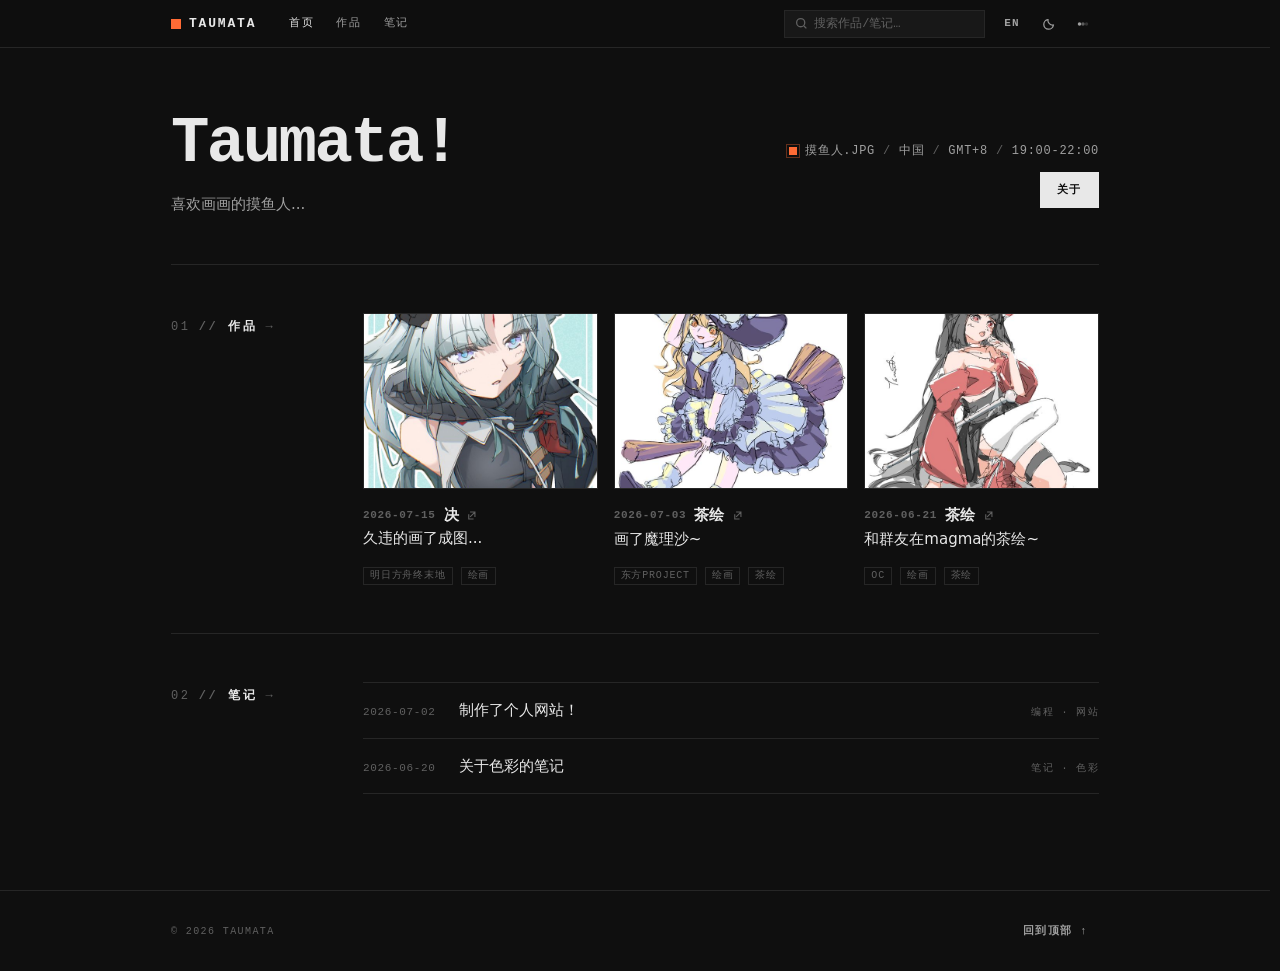
<file: index.html>
<!DOCTYPE html>
<html lang="zh-CN" data-theme="dark">
<head>
  <meta charset="UTF-8">
  <meta name="viewport" content="width=device-width, initial-scale=1.0">
  <meta name="description" content="Taumata — 插画师 · 偶尔写代码 / Illustrator · occasionally code">
  <meta name="color-scheme" content="light dark">
  <!-- 防缓存：避免直接访问根路径时显示旧页面 -->
  <meta http-equiv="Cache-Control" content="no-cache, no-store, must-revalidate">
  <meta http-equiv="Pragma" content="no-cache">
  <meta http-equiv="Expires" content="0">
  <title>Taumata</title>

  <!-- 模块化 CSS：按职责拆分，加载顺序固定 -->
  <link rel="stylesheet" href="assets/css/tokens.css">
  <link rel="stylesheet" href="assets/css/base.css">
  <link rel="stylesheet" href="assets/css/layout.css">
  <link rel="stylesheet" href="assets/css/components.css">
  <link rel="stylesheet" href="assets/css/picker.css">
  <link rel="stylesheet" href="assets/css/pages.css">

  <script>
    // FOUC 防闪脚本：DOM 渲染前应用主题、强调色与语言
    (function () {
      try {
        var KEY = 'taumata.theme.v1';
        var LANG_KEY = 'taumata.lang.v1';
        var DEFAULT_RGB = '255,107,53';
        var mode = 'dark';
        var rgb = DEFAULT_RGB;
        var stored = localStorage.getItem(KEY);
        if (stored) {
          var cfg = JSON.parse(stored);
          if (cfg.mode === 'light' || cfg.mode === 'dark') mode = cfg.mode;
          if (typeof cfg.accent_rgb === 'string' && /^\d{1,3},\d{1,3},\d{1,3}$/.test(cfg.accent_rgb)) rgb = cfg.accent_rgb;
        }
        var root = document.documentElement;
        root.setAttribute('data-theme', mode);
        var p = rgb.split(',');
        root.style.setProperty('--accent-r', p[0].trim());
        root.style.setProperty('--accent-g', p[1].trim());
        root.style.setProperty('--accent-b', p[2].trim());
        var lang = localStorage.getItem(LANG_KEY);
        if (lang !== 'zh' && lang !== 'en') lang = 'zh';
        root.setAttribute('lang', lang === 'zh' ? 'zh-CN' : 'en');
      } catch (e) {
        document.documentElement.setAttribute('data-theme', 'dark');
      }
    })();
  </script>
</head>
<body>

  <!-- 滚动进度条 -->
  <div class="scroll-progress" aria-hidden="true"></div>

  <!-- 顶部栏 -->
  <header class="topbar" role="banner">
    <div class="topbar-inner">
      <a href="#/" class="brand" aria-label="Taumata — 主页">
        <span class="brand-mark" aria-hidden="true"></span>
        <span class="brand-text">TAUMATA</span>
      </a>
      <nav class="topbar-nav" aria-label="主导航">
        <a href="#/" class="nav-link" data-nav="home" data-i18n="nav.home">首页</a>
        <a href="#/work" class="nav-link" data-nav="work" data-i18n="nav.work">作品</a>
        <a href="#/notes" class="nav-link" data-nav="notes" data-i18n="nav.notes">笔记</a>
      </nav>
      <div class="topbar-actions">
        <div class="topbar-search">
          <svg class="search-icon" width="13" height="13" viewBox="0 0 16 16" fill="none" stroke="currentColor" stroke-width="1.6" aria-hidden="true">
            <circle cx="7" cy="7" r="5"/>
            <path d="M11 11l3 3"/>
          </svg>
          <input id="topSearch" class="topbar-search-input" type="search" placeholder="搜索作品 / 笔记…" data-i18n-placeholder="nav.search" aria-label="搜索作品和笔记" autocomplete="off">
        </div>
        <button id="langToggle" class="text-btn" type="button" aria-label="切换语言" title="Switch language (L)">EN</button>
        <button id="themeToggle" class="icon-btn" type="button" aria-label="切换明暗模式" title="切换明暗模式 (T)">
          <svg class="icon icon-sun" width="14" height="14" viewBox="0 0 16 16" fill="none" stroke="currentColor" stroke-width="1.4" aria-hidden="true">
            <circle cx="8" cy="8" r="3"/>
            <path d="M8 1.5v2M8 12.5v2M1.5 8h2M12.5 8h2M3.4 3.4l1.4 1.4M11.2 11.2l1.4 1.4M3.4 12.6l1.4-1.4M11.2 4.8l1.4-1.4"/>
          </svg>
          <svg class="icon icon-moon" width="14" height="14" viewBox="0 0 16 16" fill="none" stroke="currentColor" stroke-width="1.4" aria-hidden="true">
            <path d="M13 9.2A5.5 5.5 0 0 1 6.8 3 5.5 5.5 0 1 0 13 9.2z"/>
          </svg>
        </button>
        <button id="pickerOpen" class="icon-btn" type="button" aria-label="打开色板" title="色板 (,)">
          <svg class="icon" width="14" height="14" viewBox="0 0 16 16" fill="currentColor" aria-hidden="true">
            <circle cx="4" cy="8" r="2"/>
            <circle cx="8" cy="8" r="2" opacity="0.55"/>
            <circle cx="12" cy="8" r="2" opacity="0.25"/>
          </svg>
        </button>
      </div>
    </div>
  </header>

  <!-- 子页面挂载点（router 渲染） -->
  <div id="app"></div>

  <!-- 底部 -->
  <footer class="footer" role="contentinfo">
    <div class="footer-inner">
      <span class="footer-copy">© 2026 TAUMATA</span>
      <button class="text-btn" data-backtop type="button" data-i18n="footer.backtop">回到顶部 ↑</button>
    </div>
  </footer>

  <!-- SAI/CSP 风格浮动色板 -->
  <div id="colorpicker" class="colorpicker" role="dialog" aria-modal="false" aria-label="色板" aria-hidden="true">
    <div class="picker-main">
      <div class="sv-square" id="svSquare" aria-label="饱和度与明度" role="slider" tabindex="0">
        <div class="sv-pointer" id="svPointer" aria-hidden="true"></div>
      </div>
      <div class="hue-bar" id="hueBar" aria-label="色相" role="slider" tabindex="0">
        <div class="hue-pointer" id="huePointer" aria-hidden="true"></div>
      </div>
    </div>
    <div class="picker-foot">
      <span class="picker-swatch" id="pickerSwatch" aria-hidden="true"></span>
      <input class="picker-hex" id="pickerHex" type="text" maxlength="7" spellcheck="false" autocomplete="off" aria-label="十六进制">
      <button class="picker-reset" id="pickerReset" type="button" data-i18n="picker.reset">重置</button>
    </div>
  </div>

  <!-- 复制提示 toast -->
  <div id="toast" class="toast" role="status" aria-live="polite" aria-atomic="true"></div>

  <!-- ES module 入口 -->
  <script type="module" src="assets/js/main.js"></script>

  <!-- Service Worker 注册（缓存图片，加速页面切换） -->
  <script>
    if ('serviceWorker' in navigator && location.protocol !== 'file:') {
      window.addEventListener('load', function () {
        navigator.serviceWorker.register('/sw.js').catch(function (e) {
          console.warn('[SW] 注册失败:', e);
        });
      });
    }
  </script>
</body>
</html>
</file>
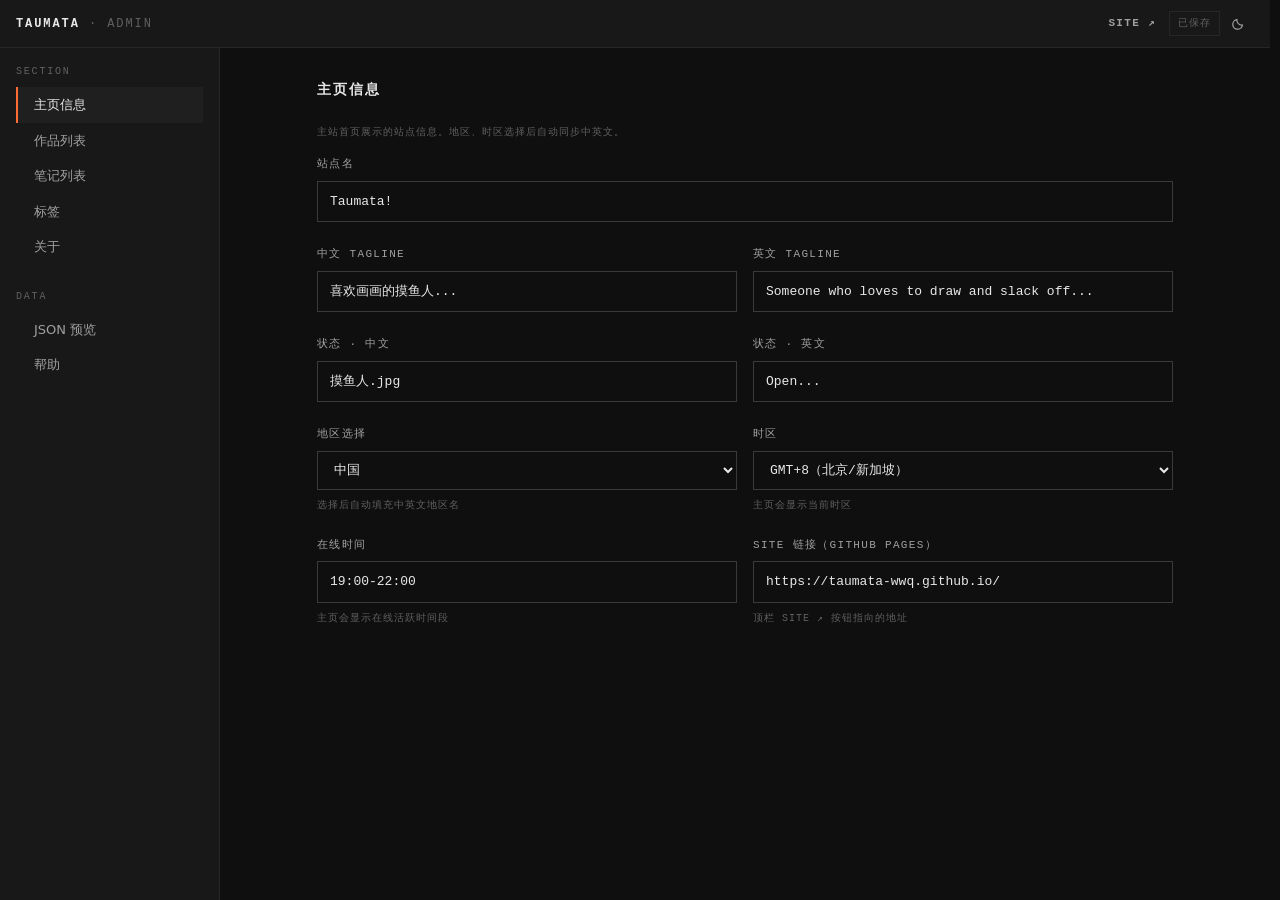
<file: admin.html>
<!DOCTYPE html>
<html lang="zh-CN" data-theme="dark">
<head>
  <meta charset="UTF-8">
  <meta name="viewport" content="width=device-width, initial-scale=1.0">
  <meta name="robots" content="noindex,nofollow">
  <meta name="cache-control" content="no-cache, no-store, must-revalidate">
  <meta name="pragma" content="no-cache">
  <meta name="expires" content="0">
  <title>Admin · Taumata</title>

  <link rel="stylesheet" href="assets/css/tokens.css">
  <link rel="stylesheet" href="assets/css/base.css">
  <link rel="stylesheet" href="assets/css/components.css">
  <link rel="stylesheet" href="assets/css/admin.css">

  <script>
    // FOUC 防闪：复用主页主题逻辑
    (function () {
      try {
        var KEY = 'taumata.theme.v1';
        var DEFAULT_RGB = '255,107,53';
        var mode = 'dark';
        var rgb = DEFAULT_RGB;
        var stored = localStorage.getItem(KEY);
        if (stored) {
          var cfg = JSON.parse(stored);
          if (cfg.mode === 'light' || cfg.mode === 'dark') mode = cfg.mode;
          if (typeof cfg.accent_rgb === 'string' && /^\d{1,3},\d{1,3},\d{1,3}$/.test(cfg.accent_rgb)) rgb = cfg.accent_rgb;
        }
        var root = document.documentElement;
        root.setAttribute('data-theme', mode);
        var p = rgb.split(',');
        root.style.setProperty('--accent-r', p[0].trim());
        root.style.setProperty('--accent-g', p[1].trim());
        root.style.setProperty('--accent-b', p[2].trim());
      } catch (e) {}
    })();
  </script>
</head>
<body class="admin-shell">

  <!-- 后台顶部栏 -->
  <header class="admin-topbar">
    <div class="admin-title">
      TAUMATA <span>· ADMIN</span>
    </div>
    <div class="topbar-actions">
      <a id="siteLink" href="https://taumata-wwq.github.io/" target="_blank" rel="noopener" class="text-btn">SITE ↗</a>
      <span id="saveStatus" class="save-status">已保存</span>
      <button id="themeToggle" class="icon-btn" type="button" aria-label="切换明暗">
        <svg class="icon icon-sun" width="14" height="14" viewBox="0 0 16 16" fill="none" stroke="currentColor" stroke-width="1.4">
          <circle cx="8" cy="8" r="3"/>
          <path d="M8 1.5v2M8 12.5v2M1.5 8h2M12.5 8h2M3.4 3.4l1.4 1.4M11.2 11.2l1.4 1.4M3.4 12.6l1.4-1.4M11.2 4.8l1.4-1.4"/>
        </svg>
        <svg class="icon icon-moon" width="14" height="14" viewBox="0 0 16 16" fill="none" stroke="currentColor" stroke-width="1.4">
          <path d="M13 9.2A5.5 5.5 0 0 1 6.8 3 5.5 5.5 0 1 0 13 9.2z"/>
        </svg>
      </button>
    </div>
  </header>

  <!-- 后台主体 -->
  <div class="admin-body">

    <!-- 侧边栏 -->
    <aside class="admin-side">
      <div class="admin-side-section">
        <div class="admin-side-label">SECTION</div>
        <a class="admin-side-link is-active" data-tab="site" href="#site">
          <span>主页信息</span>
        </a>
        <a class="admin-side-link" data-tab="projects" href="#projects">
          <span>作品列表</span>
        </a>
        <a class="admin-side-link" data-tab="notes" href="#notes">
          <span>笔记列表</span>
        </a>
        <a class="admin-side-link" data-tab="tags" href="#tags">
          <span>标签</span>
        </a>
        <a class="admin-side-link" data-tab="about" href="#about">
          <span>关于</span>
        </a>
      </div>
      <div class="admin-side-section">
        <div class="admin-side-label">DATA</div>
        <a class="admin-side-link" data-tab="preview" href="#preview">
          <span>JSON 预览</span>
        </a>
        <a class="admin-side-link" data-tab="help" href="#help">
          <span>帮助</span>
        </a>
      </div>
    </aside>

    <!-- 主内容 -->
    <main class="admin-main">

      <!-- 主页信息（默认显示） -->
      <section class="admin-section is-active" id="section-site">
        <div class="admin-bar">
          <div class="admin-bar-title">主页信息</div>
        </div>
        <div class="field-hint" style="margin-bottom: var(--sp-4);">
          主站首页展示的站点信息。地区、时区选择后自动同步中英文。
        </div>

        <div class="field">
          <label class="field-label">站点名</label>
          <input class="field-input" id="sf_name" type="text">
        </div>

        <div class="field-grid">
          <div class="field">
            <label class="field-label">中文 tagline</label>
            <input class="field-input" id="sf_tagline_zh" type="text">
          </div>
          <div class="field">
            <label class="field-label">英文 tagline</label>
            <input class="field-input" id="sf_tagline_en" type="text">
          </div>
        </div>

        <div class="field-grid">
          <div class="field">
            <label class="field-label">状态 · 中文</label>
            <input class="field-input" id="sf_status_zh" type="text" placeholder="近期有空接活">
          </div>
          <div class="field">
            <label class="field-label">状态 · 英文</label>
            <input class="field-input" id="sf_status_en" type="text" placeholder="Open to work">
          </div>
        </div>

        <div class="field-grid">
          <div class="field">
            <label class="field-label">地区选择</label>
            <select class="field-input" id="sf_region">
              <option value="">— 选择地区 —</option>
              <option value="cn">中国</option>
              <option value="hk">中国香港</option>
              <option value="tw">中国台湾</option>
              <option value="jp">日本</option>
              <option value="kr">韩国</option>
              <option value="sg">新加坡</option>
              <option value="us">美国</option>
              <option value="uk">英国</option>
              <option value="eu">欧洲</option>
              <option value="other">其他</option>
            </select>
            <div class="field-hint">选择后自动填充中英文地区名</div>
          </div>
          <div class="field">
            <label class="field-label">时区</label>
            <select class="field-input" id="sf_timezone">
              <option value="">— 选择时区 —</option>
              <option value="GMT+8">GMT+8（北京/新加坡）</option>
              <option value="GMT+9">GMT+9（东京/首尔）</option>
              <option value="GMT+7">GMT+7（曼谷/雅加达）</option>
              <option value="GMT+0">GMT+0（伦敦）</option>
              <option value="GMT-5">GMT-5（纽约）</option>
              <option value="GMT-8">GMT-8（洛杉矶）</option>
              <option value="GMT+1">GMT+1（巴黎/柏林）</option>
              <option value="GMT+10">GMT+10（悉尼）</option>
            </select>
            <div class="field-hint">主页会显示当前时区</div>
          </div>
        </div>

        <div class="field-grid">
          <div class="field">
            <label class="field-label">在线时间</label>
            <input class="field-input" id="sf_online_time" type="text" placeholder="周一-周五 19:00-22:00">
            <div class="field-hint">主页会显示在线活跃时间段</div>
          </div>
          <div class="field">
            <label class="field-label">SITE 链接（GitHub Pages）</label>
            <input class="field-input" id="sf_site_url" type="text" placeholder="https://taumata-wwq.github.io/">
            <div class="field-hint">顶栏 SITE ↗ 按钮指向的地址</div>
          </div>
        </div>
      </section>

      <!-- 作品列表 -->
      <section class="admin-section" id="section-projects">
        <div class="admin-bar">
          <div class="admin-bar-title">作品列表</div>
          <div class="admin-bar-actions">
            <button class="btn-ghost" id="btnAddProject">+ 新增</button>
          </div>
        </div>
        <div class="field-hint" style="margin-bottom: var(--sp-3);">
          点击「+ 新增」在上方展开编辑面板；点击列表中编辑按钮也可在上方展开。
        </div>
        <!-- 编辑表单（默认隐藏，显示在列表上方） -->
        <div id="projectEditor" class="editor-panel" style="display:none;">
          <div class="admin-bar-title" style="margin-bottom: var(--sp-4);">编辑作品</div>
          <input type="hidden" id="pf_id">

          <div class="field-grid">
            <div class="field">
              <label class="field-label">中文标题</label>
              <input class="field-input" id="pf_title_zh" type="text">
            </div>
            <div class="field">
              <label class="field-label">英文标题</label>
              <input class="field-input" id="pf_title_en" type="text">
            </div>
          </div>

          <div class="field">
            <label class="field-label">中文描述</label>
            <textarea class="field-textarea" id="pf_desc_zh"></textarea>
            <div class="field-hint">空行分段；详情页会按段落渲染</div>
          </div>
          <div class="field">
            <label class="field-label">英文描述</label>
            <textarea class="field-textarea" id="pf_desc_en"></textarea>
          </div>

          <div class="field">
            <label class="field-label">中文正文（详情页 body）</label>
            <textarea class="field-textarea" id="pf_body_zh" style="min-height: 140px;"></textarea>
            <div class="field-hint">创作过程、灵感来源等。空行分段。空则使用默认文案</div>
          </div>
          <div class="field">
            <label class="field-label">英文正文</label>
            <textarea class="field-textarea" id="pf_body_en" style="min-height: 140px;"></textarea>
          </div>

          <div class="field-grid">
            <div class="field field--autocomplete">
              <label class="field-label">标签（逗号分隔，支持中英文 ，）</label>
              <input class="field-input" id="pf_tags" type="text" placeholder="Illustration, 2025" autocomplete="off">
              <div id="pf_tags_ac" class="tag-autocomplete" style="display:none;"></div>
            </div>
            <div class="field">
              <label class="field-label">时间（年月日时分）</label>
              <input class="field-input" id="pf_datetime" type="datetime-local">
              <div class="field-hint">新建时自动填当前时间；列表按时间倒序显示</div>
            </div>
          </div>

          <div class="field-grid">
            <div class="field">
              <label class="field-label">创建时间</label>
              <input class="field-input" id="pf_created_at" type="datetime-local">
              <div class="field-hint">记录条目创建时间（可修改）</div>
            </div>
            <div class="field">
              <label class="field-label">修改时间</label>
              <input class="field-input" id="pf_updated_at" type="datetime-local">
              <div class="field-hint">记录条目最后修改时间（可修改）</div>
            </div>
          </div>

          <div class="field">
            <label class="field-label">作品图片集（多张）</label>
            <div class="field-hint" style="margin-bottom: var(--sp-3);">
              首张默认作为封面。点击「设为封面」可指定任意一张。拖拽左侧手柄可调整顺序。<br>
              点击「+ 添加图片」从 <code>assets/images/</code> 选择已有图片，或上传新图片（自动以时间戳命名）。
            </div>
            <div id="imageList" class="image-list"></div>
            <div class="image-actions image-actions--row">
              <button class="btn-ghost" type="button" id="btnAddImagePath">+ 添加图片</button>
            </div>
          </div>

          <div class="field">
            <label class="field-label">链接引用</label>
            <div class="field-hint" style="margin-bottom: var(--sp-3);">
              附加在作品详情页末尾的链接（如 GitHub 仓库、参考文章等）。可添加多个。
            </div>
            <div id="projectLinks" class="dynamic-list"></div>
            <button class="btn-ghost" type="button" id="btnAddLink" style="margin-top: var(--sp-2);">+ 添加链接</button>
          </div>
        </div>
        <div class="admin-list" id="projectsList"></div>
      </section>

      <!-- 笔记列表 -->
      <section class="admin-section" id="section-notes">
        <div class="admin-bar">
          <div class="admin-bar-title">笔记列表</div>
          <div class="admin-bar-actions">
            <button class="btn-ghost" id="btnAddNote">+ 新增</button>
          </div>
        </div>
        <!-- 笔记编辑表单（默认隐藏，显示在列表上方） -->
        <div id="noteEditor" class="editor-panel" style="display:none;">
          <div class="admin-bar-title" style="margin-bottom: var(--sp-4);">编辑笔记</div>
          <input type="hidden" id="nf_id">

          <div class="field-grid">
            <div class="field">
              <label class="field-label">中文标题</label>
              <input class="field-input" id="nf_title_zh" type="text">
            </div>
            <div class="field">
              <label class="field-label">英文标题</label>
              <input class="field-input" id="nf_title_en" type="text">
            </div>
          </div>

          <div class="field-grid">
            <div class="field">
              <label class="field-label">日期</label>
              <input class="field-input" id="nf_date" type="text" placeholder="2026-06-20">
            </div>
            <div class="field field--autocomplete">
              <label class="field-label">标签（逗号分隔）</label>
              <input class="field-input" id="nf_tag" type="text" placeholder="色彩, 绘画, Tool ..." autocomplete="off">
              <div id="nf_tag_ac" class="tag-autocomplete" style="display:none;"></div>
            </div>
          </div>

          <div class="field-grid">
            <div class="field">
              <label class="field-label">创建时间</label>
              <input class="field-input" id="nf_created_at" type="datetime-local">
            </div>
            <div class="field">
              <label class="field-label">修改时间</label>
              <input class="field-input" id="nf_updated_at" type="datetime-local">
            </div>
          </div>

          <div class="field">
            <label class="field-label">中文正文 <span class="md-badge">Markdown</span></label>
            <textarea class="field-textarea md-textarea" id="nf_excerpt_zh" style="min-height: 200px;"></textarea>
            <div class="field-hint">支持 Markdown：# 标题 · **粗体** · *斜体* · [链接](url) · `代码` · - 列表 · &gt; 引用</div>
          </div>
          <div class="field">
            <label class="field-label">英文正文 <span class="md-badge">Markdown</span></label>
            <textarea class="field-textarea md-textarea" id="nf_excerpt_en" style="min-height: 200px;"></textarea>
          </div>

          <div class="field">
            <label class="field-label">链接引用</label>
            <div class="field-hint" style="margin-bottom: var(--sp-3);">
              附加在笔记详情页末尾的链接。可添加多个。
            </div>
            <div id="noteLinks" class="dynamic-list"></div>
            <button class="btn-ghost" type="button" id="btnAddLinkNote" style="margin-top: var(--sp-2);">+ 添加链接</button>
          </div>
        </div>
        <div class="admin-list" id="notesList"></div>
      </section>

      <!-- 标签管理 -->
      <section class="admin-section" id="section-tags">
        <div class="admin-bar">
          <div class="admin-bar-title">标签管理</div>
          <div class="admin-bar-actions">
            <button class="btn-ghost" id="btnAddTag">+ 新增标签</button>
            <button class="btn-ghost" id="btnSyncTags">同步作品/笔记中的新标签</button>
          </div>
        </div>
        <div class="field-hint" style="margin-bottom: var(--sp-3);">
          集中管理所有标签的中英文映射。点击标签展开编辑，失焦自动保存；再次点击标签或点击空白处收起。删除标签会从所有作品和笔记中移除。
        </div>
        <div id="tagsManager" class="tags-manager"></div>
      </section>

      <!-- 关于 -->
      <section class="admin-section" id="section-about">
        <div class="admin-bar">
          <div class="admin-bar-title">关于</div>
        </div>
        <div class="field-hint" style="margin-bottom: var(--sp-3);">
          关于页面的标题、档期、段落、技能标签和联系方式。
        </div>

        <div class="field-grid">
          <div class="field">
            <label class="field-label">标题 · 中文</label>
            <input class="field-input" id="af_title_zh" type="text" placeholder="关于我">
          </div>
          <div class="field">
            <label class="field-label">标题 · 英文</label>
            <input class="field-input" id="af_title_en" type="text" placeholder="About Me">
          </div>
        </div>

        <div class="field-grid">
          <div class="field">
            <label class="field-label">描述 · 中文</label>
            <input class="field-input" id="af_desc_zh" type="text">
          </div>
          <div class="field">
            <label class="field-label">描述 · 英文</label>
            <input class="field-input" id="af_desc_en" type="text">
          </div>
        </div>

        <div class="field">
          <label class="field-label">段落</label>
          <div id="aboutParagraphs" class="dynamic-list"></div>
          <button class="btn-ghost" type="button" id="btnAddParagraph" style="margin-top: var(--sp-2);">+ 添加段落</button>
        </div>

        <div class="field">
          <label class="field-label">技能标签</label>
          <div id="aboutSkills" class="dynamic-list dynamic-list--inline"></div>
          <button class="btn-ghost" type="button" id="btnAddSkill" style="margin-top: var(--sp-2);">+ 添加技能</button>
        </div>

        <div class="field">
          <label class="field-label">联系方式</label>
          <div id="aboutContacts" class="dynamic-list"></div>
          <button class="btn-ghost" type="button" id="btnAddContact" style="margin-top: var(--sp-2);">+ 添加联系方式</button>
        </div>
      </section>

      <!-- JSON 预览 -->
      <section class="admin-section" id="section-preview">
        <div class="admin-bar">
          <div class="admin-bar-title">JSON 预览</div>
          <div class="admin-bar-actions">
            <button class="btn-ghost" id="btnExport">导出文件</button>
            <button class="btn-ghost" id="btnImport">导入文件</button>
            <input type="file" id="fileImport" accept="application/json" style="display:none">
            <button class="btn-ghost" id="btnClearDraft">清除草稿</button>
          </div>
        </div>
        <div class="field-hint" style="margin-bottom: var(--sp-3);">
          编辑后自动保存到 projects.json（http:// 模式）和本机草稿。此处可查看完整数据。
        </div>
        <pre class="code-block" id="jsonPreview">{}</pre>
      </section>

      <!-- 帮助 -->
      <section class="admin-section" id="section-help">
        <div class="admin-bar">
          <div class="admin-bar-title">帮助</div>
        </div>

        <div class="help-section">
          <h3 class="help-title">快速开始</h3>
          <ol class="help-list">
            <li>在项目根目录运行 <code>python serve.py</code></li>
            <li>浏览器访问 <code>http://127.0.0.1:8000/admin.html</code></li>
            <li>编辑各项内容，焦点离开输入框后自动保存</li>
            <li>主页刷新即可看到更新（同源下实时同步）</li>
          </ol>
        </div>

        <div class="help-section">
          <h3 class="help-title">自动保存机制</h3>
          <p class="help-text">编辑任何字段后，焦点离开输入框（blur）或上传图片完成时，会自动保存到 projects.json 并同步本机草稿。顶栏右侧显示保存状态。</p>
        </div>

        <div class="help-section">
          <h3 class="help-title">图片管理</h3>
          <ul class="help-list">
            <li>点击「+ 添加图片」打开图片选择器</li>
            <li>可从 <code>assets/images/</code> 选择已有图片</li>
            <li>可上传新图片，自动以时间戳命名保存到 <code>assets/images/</code></li>
            <li>首张图片默认作为封面，可点击「设为封面」更改</li>
          </ul>
        </div>

        <div class="help-section">
          <h3 class="help-title">笔记 Markdown 语法</h3>
          <ul class="help-list">
            <li><code># 标题</code> / <code>## 副标题</code> / <code>### 小标题</code></li>
            <li><code>**粗体**</code> / <code>*斜体*</code></li>
            <li><code>[链接文字](https://...)</code></li>
            <li><code>`行内代码`</code> / <code>```代码块```</code></li>
            <li><code>- 无序列表</code> / <code>1. 有序列表</code></li>
            <li><code>&gt; 引用</code> / <code>--- 分割线</code></li>
          </ul>
        </div>

        <div class="help-section">
          <h3 class="help-title">同步到 GitHub Pages</h3>
          <ul class="help-list">
            <li>方式一（推荐）：本地 <code>python serve.py</code> → 编辑保存 → <code>git add . && git commit && git push</code></li>
            <li>方式二：GitHub 网页打开 <code>assets/data/projects.json</code> → 编辑铅笔 → 粘贴 JSON 后提交</li>
            <li>方式三：访问 <code>github.dev</code> 仓库地址，浏览器内 VS Code 编辑提交</li>
          </ul>
        </div>

        <div class="help-section help-section--warn">
          <h3 class="help-title">注意事项</h3>
          <ul class="help-list">
            <li>主页和后台请使用同一地址访问（都用 <code>127.0.0.1:8000</code> 或都用 <code>localhost:8000</code>），否则 localStorage 草稿无法跨 origin 同步</li>
            <li>直接用 <code>file://</code> 协议打开 admin.html 仅能保存草稿到本机，无法写入 projects.json</li>
            <li>导出文件仅作为备份手段，正常使用无需手动导出</li>
          </ul>
        </div>
      </section>

    </main>
  </div>

  <!-- 模态框（替代 prompt） -->
  <div id="modalOverlay" class="modal-overlay" style="display:none;">
    <div class="modal-dialog" role="dialog" aria-modal="true">
      <div id="modalTitle" class="modal-title">请输入</div>
      <input id="modalInput" class="field-input modal-input" type="text">
      <div class="modal-actions">
        <button class="btn-ghost" id="modalCancel" type="button">取消</button>
        <button class="btn-primary" id="modalOk" type="button">确定</button>
      </div>
    </div>
  </div>

  <!-- toast -->
  <div id="toast" class="toast" role="status" aria-live="polite"></div>

  <script src="assets/js/admin.js"></script>
</body>
</html>
</file>
<file: assets/css/tokens.css>
/* ============================================================
   tokens.css — 设计令牌：颜色 / 间距 / 字号 / 缓动
   全站变量集中在此，主题切换只覆盖颜色变量
   ============================================================ */

:root {
  /* 强调色（运行时由 theme.js 动态写入 --accent-r/g/b） */
  --accent-r: 255;
  --accent-g: 107;
  --accent-b: 53;
  --accent: rgb(var(--accent-r), var(--accent-g), var(--accent-b));
  --accent-soft: rgba(var(--accent-r), var(--accent-g), var(--accent-b), 0.14);
  --accent-strong: rgba(var(--accent-r), var(--accent-g), var(--accent-b), 0.42);
  --hue: 18deg;

  /* 字体栈 */
  --mono: ui-monospace, "SFMono-Regular", "Cascadia Code", "Source Code Pro", Menlo, Consolas, "Liberation Mono", monospace;
  --sans: system-ui, -apple-system, "Segoe UI", Roboto, "Helvetica Neue", sans-serif;

  /* 容器宽度 */
  --maxw: 960px;
  --maxw-narrow: 720px;
  --topbar-h: 48px;

  /* 4px 网格 */
  --sp-1: 4px;
  --sp-2: 8px;
  --sp-3: 12px;
  --sp-4: 16px;
  --sp-5: 24px;
  --sp-6: 32px;
  --sp-7: 48px;
  --sp-8: 64px;

  /* 缓动曲线 */
  --ease-out: cubic-bezier(0.22, 1, 0.36, 1);
  --ease-in-out: cubic-bezier(0.65, 0, 0.35, 1);
  --dur-fast: 120ms;
  --dur: 200ms;
  --dur-slow: 360ms;
}

[data-theme="light"] {
  --bg: #FAFAFA;
  --bg-elevated: #FFFFFF;
  --bg-sunken: #F1F1F1;
  --fg: #1A1A1A;
  --fg-muted: #5A5A5A;
  --fg-dim: #9A9A9A;
  --border: #E0E0E0;
  --border-strong: #B5B5B5;
  --hover-bg: #EFEFEF;
  --selection: rgba(var(--accent-r), var(--accent-g), var(--accent-b), 0.25);
  --shadow-1: 0 1px 2px rgba(0,0,0,0.04);
  --shadow-2: 0 8px 24px rgba(0,0,0,0.08);
}

[data-theme="dark"] {
  --bg: #0F0F0F;
  --bg-elevated: #181818;
  --bg-sunken: #0A0A0A;
  --fg: #E8E8E8;
  --fg-muted: #A0A0A0;
  --fg-dim: #606060;
  --border: #262626;
  --border-strong: #3A3A3A;
  --hover-bg: #1F1F1F;
  --selection: rgba(var(--accent-r), var(--accent-g), var(--accent-b), 0.32);
  --shadow-1: 0 1px 2px rgba(0,0,0,0.4);
  --shadow-2: 0 8px 24px rgba(0,0,0,0.5);
}
</file>
<file: assets/css/base.css>
/* ============================================================
   base.css — 重置 + 排版基础
   ============================================================ */

*, *::before, *::after { box-sizing: border-box; }
html, body { margin: 0; padding: 0; }

html {
  font-size: 16px;
  line-height: 1.5;
  -webkit-text-size-adjust: 100%;
  text-size-adjust: 100%;
  scrollbar-gutter: stable;
  scroll-behavior: smooth;
}

body {
  font-family: var(--sans);
  background: var(--bg);
  color: var(--fg);
  font-feature-settings: "kern", "liga", "calt";
  -webkit-font-smoothing: antialiased;
  -moz-osx-font-smoothing: grayscale;
  min-height: 100vh;
  display: flex;
  flex-direction: column;
  transition: background-color var(--dur) var(--ease-out),
              color var(--dur) var(--ease-out);
}

::selection { background: var(--selection); color: var(--fg); }

a { color: inherit; text-decoration: none; transition: color var(--dur-fast) var(--ease-out); }
button { font: inherit; color: inherit; background: none; border: none; cursor: pointer; padding: 0; }
input, textarea, select { font: inherit; color: inherit; }
ul, li { list-style: none; margin: 0; padding: 0; }
img, svg { display: block; max-width: 100%; }
h1, h2, h3, h4, p { margin: 0; }

:focus-visible {
  outline: 2px solid var(--accent);
  outline-offset: 2px;
}

/* 全局无圆角（设计语言） */
* { border-radius: 0 !important; }

/* 自定义滚动条（webkit） */
::-webkit-scrollbar { width: 10px; height: 10px; }
::-webkit-scrollbar-track { background: transparent; }
::-webkit-scrollbar-thumb {
  background: var(--border-strong);
  border: 2px solid var(--bg);
}
::-webkit-scrollbar-thumb:hover { background: var(--fg-dim); }

/* 减少动画偏好 */
@media (prefers-reduced-motion: reduce) {
  *, *::before, *::after {
    animation-duration: 0.01ms !important;
    transition-duration: 0.01ms !important;
    scroll-behavior: auto !important;
  }
}
</file>
<file: assets/css/layout.css>
/* ============================================================
   layout.css — 容器 / 顶部栏 / Hero / Block / Footer
   ============================================================ */

/* ---------- 容器 ---------- */
.container {
  max-width: var(--maxw);
  margin: 0 auto;
  padding: 0 var(--sp-4);
  width: 100%;
  flex: 1 0 auto;
}
.container--narrow { max-width: var(--maxw-narrow); }

/* ---------- 顶部栏 ---------- */
.topbar {
  position: sticky;
  top: 0;
  z-index: 50;
  height: var(--topbar-h);
  background: color-mix(in srgb, var(--bg) 88%, transparent);
  backdrop-filter: saturate(160%) blur(8px);
  -webkit-backdrop-filter: saturate(160%) blur(8px);
  border-bottom: 1px solid var(--border);
}
.topbar-inner {
  max-width: var(--maxw);
  margin: 0 auto;
  padding: 0 var(--sp-4);
  height: 100%;
  display: flex;
  align-items: center;
  justify-content: space-between;
}
.brand {
  display: inline-flex;
  align-items: center;
  gap: var(--sp-2);
  font-family: var(--mono);
  font-size: 13px;
  font-weight: 600;
  letter-spacing: 0.14em;
  color: var(--fg);
}
.brand-mark {
  display: inline-block;
  width: 10px;
  height: 10px;
  background: var(--accent);
  flex-shrink: 0;
  transition: transform var(--dur) var(--ease-out);
}
.brand:hover .brand-mark { transform: rotate(45deg); }
.brand-text { line-height: 1; }

/* 顶部栏导航链接 */
.topbar-nav {
  display: inline-flex;
  align-items: center;
  gap: var(--sp-1);
  margin-left: var(--sp-5);
  flex: 1;
}
.nav-link {
  font-family: var(--mono);
  font-size: 11px;
  letter-spacing: 0.14em;
  text-transform: uppercase;
  color: var(--fg-muted);
  padding: 6px var(--sp-2);
  border: 1px solid transparent;
  transition: color var(--dur-fast) var(--ease-out),
              background-color var(--dur-fast) var(--ease-out);
}
.nav-link:hover { color: var(--fg); background: var(--hover-bg); }
.nav-link.is-active { color: var(--fg); }

/* ---------- 滚动进度条 ---------- */
.scroll-progress {
  position: fixed;
  top: 0;
  left: 0;
  height: 2px;
  background: var(--accent);
  z-index: 60;
  width: 0;
  transition: width 80ms linear;
  pointer-events: none;
}

/* ---------- Hero（名字+tagline单列，meta/CTA靠右对齐） ---------- */
.hero {
  padding: var(--sp-8) 0 var(--sp-7);
  border-bottom: 1px solid var(--border);
  position: relative;
}
.hero-grid {
  display: grid;
  grid-template-columns: 1fr auto;
  gap: var(--sp-6) var(--sp-7);
  align-items: end;
}
.hero-left { min-width: 0; }
.hero-right {
  min-width: 0;
  display: flex;
  flex-direction: column;
  align-items: flex-end;
  justify-content: flex-end;
  gap: var(--sp-3);
  padding-bottom: var(--sp-2);
  text-align: right;
}
.hero-eyebrow {
  font-family: var(--mono);
  font-size: 11px;
  letter-spacing: 0.24em;
  color: var(--fg-dim);
  margin: 0 0 var(--sp-3);
  text-transform: uppercase;
}
.hero-name {
  font-family: var(--mono);
  font-size: clamp(40px, 9vw, 64px);
  font-weight: 700;
  letter-spacing: -0.04em;
  line-height: 1;
  margin: 0 0 var(--sp-4);
  color: var(--fg);
}
.hero-tagline {
  font-size: 15px;
  color: var(--fg-muted);
  margin: 0;
  max-width: 60ch;
  line-height: 1.6;
}
.hero-meta {
  display: inline-flex;
  align-items: center;
  gap: var(--sp-2);
  font-family: var(--mono);
  font-size: 12px;
  letter-spacing: 0.06em;
  color: var(--fg-muted);
  text-transform: uppercase;
}
.status-dot {
  width: 8px;
  height: 8px;
  background: var(--accent);
  display: inline-block;
  position: relative;
  flex-shrink: 0;
}
.status-dot::after {
  content: "";
  position: absolute;
  inset: -3px;
  border: 1px solid var(--accent);
  opacity: 0.35;
  animation: pulse 2.4s var(--ease-in-out) infinite;
}
@keyframes pulse {
  0%, 100% { transform: scale(1); opacity: 0.35; }
  50% { transform: scale(1.4); opacity: 0; }
}
.meta-sep { color: var(--fg-dim); }

/* ---------- Block 区块（标题左 + 内容右） ---------- */
.block {
  padding: var(--sp-7) 0;
  border-bottom: 1px solid var(--border);
}
.block:last-of-type { border-bottom: none; }

.block--split {
  display: grid;
  grid-template-columns: 160px 1fr;
  gap: var(--sp-6);
  align-items: start;
}
.block-head {
  position: sticky;
  top: calc(var(--topbar-h) + var(--sp-4));
}
.block-title {
  display: flex;
  align-items: baseline;
  gap: var(--sp-2);
  margin: 0;
  font-family: var(--mono);
  font-size: 12px;
  font-weight: 600;
  letter-spacing: 0.22em;
  color: var(--fg);
  text-transform: uppercase;
}
.block-num { color: var(--fg-dim); font-weight: 400; }
.block-label::before { content: "// "; color: var(--fg-dim); }
.block-body { min-width: 0; }
.block-body p {
  margin: 0 0 var(--sp-4);
  color: var(--fg);
  font-size: 15px;
  line-height: 1.65;
  max-width: 62ch;
}
.block-body p:last-child { margin-bottom: 0; }

/* 标题可点击进入子页（02//作品 等） */
a.block-title, .block-title--link {
  text-decoration: none;
  color: var(--fg);
  cursor: pointer;
  transition: color var(--dur-fast) var(--ease-out);
  display: inline-flex;
  align-items: baseline;
  gap: var(--sp-2);
}
.block-title--link:hover { color: var(--accent); }
.block-title--link:hover .block-num,
.block-title--link:hover .block-label::before { color: var(--accent); }
.block-arrow {
  font-family: var(--mono);
  font-size: 12px;
  letter-spacing: 0;
  color: var(--fg-dim);
  transition: transform var(--dur-fast) var(--ease-out),
              color var(--dur-fast) var(--ease-out);
}
.block-title--link:hover .block-arrow {
  color: var(--accent);
  transform: translateX(3px);
}

/* ---------- 作品双列网格 ---------- */
.row-list { border-top: 1px solid var(--border); }
.row-list--grid {
  display: grid;
  grid-template-columns: 1fr 1fr;
  gap: 0;
  border-top: 1px solid var(--border);
}
.row-list--grid .row {
  border-bottom: 1px solid var(--border);
  border-right: 1px solid var(--border);
  padding: var(--sp-4);
}
.row-list--grid .row:nth-child(2n) { border-right: none; }
.row-list--grid .row:last-child,
.row-list--grid .row:nth-last-child(2):nth-child(odd) {
  border-bottom: none;
}

/* 通用行 */
.row {
  display: grid;
  grid-template-columns: 56px 1fr;
  gap: var(--sp-4);
  padding: var(--sp-4) 0;
  border-bottom: 1px solid var(--border);
  align-items: start;
  transition: background-color var(--dur-fast) var(--ease-out);
  cursor: pointer;
}
.row:last-child { border-bottom: none; }
.row-num {
  font-family: var(--mono);
  font-size: 12px;
  color: var(--fg-dim);
  letter-spacing: 0.06em;
  padding-top: 2px;
}
.row-main { min-width: 0; }
.row-name {
  display: inline-flex;
  align-items: center;
  gap: var(--sp-2);
  font-size: 16px;
  font-weight: 600;
  color: var(--fg);
  letter-spacing: -0.01em;
  transition: color var(--dur-fast) var(--ease-out);
}
.row:hover .row-name { color: var(--accent); }
.row:hover .icon-external { color: var(--accent); }
.row-list--grid .row:hover { background: var(--hover-bg); }
.row-desc {
  margin: 6px 0 0;
  color: var(--fg-muted);
  font-size: 14px;
  line-height: 1.55;
}

/* 联系行（横向并列） */
.row-list--inline {
  display: flex;
  flex-wrap: wrap;
  gap: var(--sp-3);
  border-top: none;
}
.row--contact {
  display: flex;
  align-items: center;
  gap: var(--sp-3);
  padding: var(--sp-3) var(--sp-4);
  border: 1px solid var(--border-strong);
  background: var(--bg-elevated);
  cursor: pointer;
  flex: 1 1 280px;
  min-width: 0;
  transition: background-color var(--dur-fast) var(--ease-out),
              border-color var(--dur-fast) var(--ease-out),
              transform var(--dur-fast) var(--ease-out);
}
.row--contact:hover {
  background: var(--hover-bg);
  border-color: var(--fg);
  transform: translateY(-1px);
}
.row--contact .row-label {
  font-family: var(--mono);
  font-size: 10px;
  letter-spacing: 0.18em;
  color: var(--fg-dim);
  text-transform: uppercase;
  flex-shrink: 0;
}
.row--contact .row-value {
  font-family: var(--mono);
  font-size: 12px;
  color: var(--fg);
  letter-spacing: 0.02em;
  word-break: break-all;
  min-width: 0;
}
.row--contact .row-hint {
  font-family: var(--mono);
  font-size: 10px;
  letter-spacing: 0.12em;
  color: var(--fg-dim);
  text-transform: uppercase;
  margin-left: auto;
  flex-shrink: 0;
}

/* ---------- Footer ---------- */
.footer {
  border-top: 1px solid var(--border);
  padding: var(--sp-5) 0;
  margin-top: var(--sp-7);
}
.footer-inner {
  max-width: var(--maxw);
  margin: 0 auto;
  padding: 0 var(--sp-4);
  display: flex;
  justify-content: space-between;
  align-items: center;
  gap: var(--sp-3);
  font-family: var(--mono);
  font-size: 10px;
  letter-spacing: 0.14em;
  color: var(--fg-dim);
  text-transform: uppercase;
}
</file>
<file: assets/css/components.css>
/* ============================================================
   components.css — 按钮 / Tag / Card / Toast / 图标
   ============================================================ */

/* ---------- 顶部栏按钮组 ---------- */
.topbar-actions {
  display: inline-flex;
  align-items: center;
  gap: 2px;
}

/* 顶部栏搜索框 */
.topbar-search {
  display: inline-flex;
  align-items: center;
  gap: 6px;
  height: 28px;
  padding: 0 10px;
  margin: 0 6px;
  border: 1px solid var(--border);
  background: var(--bg-elevated);
  transition: border-color var(--dur-fast) var(--ease-out),
              background-color var(--dur-fast) var(--ease-out);
}
.topbar-search:focus-within {
  border-color: var(--accent);
  background: var(--bg);
}
.topbar-search .search-icon {
  color: var(--fg-dim);
  flex-shrink: 0;
}
.topbar-search-input {
  width: 160px;
  border: none;
  outline: none;
  background: transparent;
  font-family: var(--mono);
  font-size: 12px;
  color: var(--fg);
  padding: 0;
}
.topbar-search-input::placeholder { color: var(--fg-dim); }
.topbar-search-input::-webkit-search-cancel-button { display: none; }

@media (max-width: 768px) {
  .topbar-search { display: none; }
}

/* 图标按钮 */
.icon-btn {
  display: inline-flex;
  align-items: center;
  justify-content: center;
  width: 32px;
  height: 32px;
  color: var(--fg-muted);
  border: 1px solid transparent;
  transition: color var(--dur-fast) var(--ease-out),
              background-color var(--dur-fast) var(--ease-out),
              border-color var(--dur-fast) var(--ease-out);
}
.icon-btn:hover {
  color: var(--fg);
  background: var(--hover-bg);
  border-color: var(--border);
}
.icon-btn:active { background: var(--bg-sunken); }
.icon-btn.is-active {
  color: var(--fg);
  background: var(--hover-bg);
  border-color: var(--border-strong);
}

/* 文字按钮 */
.text-btn {
  display: inline-flex;
  align-items: center;
  justify-content: center;
  height: 32px;
  padding: 0 10px;
  font-family: var(--mono);
  font-size: 11px;
  font-weight: 600;
  letter-spacing: 0.12em;
  color: var(--fg-muted);
  border: 1px solid transparent;
  transition: color var(--dur-fast) var(--ease-out),
              background-color var(--dur-fast) var(--ease-out),
              border-color var(--dur-fast) var(--ease-out);
}
.text-btn:hover {
  color: var(--fg);
  background: var(--hover-bg);
  border-color: var(--border);
}

/* 主按钮（CTA） */
.btn-primary {
  display: inline-flex;
  align-items: center;
  justify-content: center;
  gap: var(--sp-2);
  height: 36px;
  padding: 0 var(--sp-4);
  font-family: var(--mono);
  font-size: 11px;
  font-weight: 600;
  letter-spacing: 0.14em;
  text-transform: uppercase;
  color: var(--bg);
  background: var(--fg);
  border: 1px solid var(--fg);
  transition: transform var(--dur-fast) var(--ease-out),
              background-color var(--dur-fast) var(--ease-out),
              color var(--dur-fast) var(--ease-out);
}
.btn-primary:hover {
  background: var(--accent);
  border-color: var(--accent);
  color: #fff;
  transform: translateY(-1px);
}
.btn-primary:active { transform: translateY(0); }

/* 次按钮 */
.btn-ghost {
  display: inline-flex;
  align-items: center;
  justify-content: center;
  gap: var(--sp-2);
  height: 36px;
  padding: 0 var(--sp-4);
  font-family: var(--mono);
  font-size: 11px;
  font-weight: 600;
  letter-spacing: 0.14em;
  text-transform: uppercase;
  color: var(--fg);
  background: transparent;
  border: 1px solid var(--border-strong);
  transition: background-color var(--dur-fast) var(--ease-out),
              border-color var(--dur-fast) var(--ease-out),
              transform var(--dur-fast) var(--ease-out);
}
.btn-ghost:hover {
  background: var(--hover-bg);
  border-color: var(--fg);
  transform: translateY(-1px);
}

/* 明暗图标切换 */
.icon-sun { display: none; }
.icon-moon { display: block; }
[data-theme="light"] .icon-sun { display: block; }
[data-theme="light"] .icon-moon { display: none; }

.icon-external {
  color: var(--fg-dim);
  transition: color var(--dur-fast) var(--ease-out);
}

/* ---------- Tag 标签 ---------- */
.tag-list {
  display: flex;
  flex-wrap: wrap;
  gap: var(--sp-2);
  margin-top: var(--sp-4);
}
.tag-list--inline { margin-top: var(--sp-3); }
.tag {
  font-family: var(--mono);
  font-size: 11px;
  letter-spacing: 0.08em;
  padding: 4px 8px;
  border: 1px solid var(--border-strong);
  color: var(--fg-muted);
  background: transparent;
  text-transform: uppercase;
  line-height: 1;
  transition: color var(--dur-fast) var(--ease-out),
              border-color var(--dur-fast) var(--ease-out);
}
.tag:hover {
  color: var(--fg);
  border-color: var(--fg);
}
.tag-list--inline .tag {
  font-size: 10px;
  padding: 3px 6px;
  color: var(--fg-dim);
  border-color: var(--border);
}

/* ---------- Toast 提示 ---------- */
.toast {
  position: fixed;
  bottom: var(--sp-5);
  left: 50%;
  transform: translateX(-50%) translateY(20px);
  background: var(--fg);
  color: var(--bg);
  font-family: var(--mono);
  font-size: 11px;
  letter-spacing: 0.14em;
  text-transform: uppercase;
  padding: 10px 14px;
  border: 1px solid var(--fg);
  z-index: 200;
  opacity: 0;
  pointer-events: none;
  transition: opacity var(--dur) var(--ease-out),
              transform var(--dur) var(--ease-out);
}
.toast.is-show {
  opacity: 1;
  transform: translateX(-50%) translateY(0);
}

/* ---------- 标签（label 小字） ---------- */
.label {
  font-family: var(--mono);
  font-size: 11px;
  letter-spacing: 0.16em;
  color: var(--fg-dim);
  text-transform: uppercase;
}

/* ---------- 分隔线 ---------- */
.divider {
  border: 0;
  border-top: 1px solid var(--border);
  margin: var(--sp-5) 0;
}

/* ---------- 空状态 ---------- */
.empty-state {
  padding: var(--sp-7) var(--sp-4);
  text-align: center;
  color: var(--fg-dim);
  font-family: var(--mono);
  font-size: 12px;
  letter-spacing: 0.12em;
  text-transform: uppercase;
}
</file>
<file: assets/css/picker.css>
/* ============================================================
   picker.css — SAI/CSP 风格浮动色板
   ============================================================ */

.colorpicker {
  position: fixed;
  top: calc(var(--topbar-h) + 4px);
  right: var(--sp-4);
  z-index: 100;
  width: 232px;
  background: var(--bg-elevated);
  border: 1px solid var(--border-strong);
  padding: var(--sp-3);
  display: none;
  box-shadow: var(--shadow-2);
  user-select: none;
  opacity: 0;
  transform: translateY(-4px);
  transition: opacity var(--dur) var(--ease-out),
              transform var(--dur) var(--ease-out);
}
.colorpicker.is-open {
  display: block;
  opacity: 1;
  transform: translateY(0);
}
[data-theme="dark"] .colorpicker { box-shadow: 0 8px 24px rgba(0,0,0,0.5); }

.picker-main {
  display: grid;
  grid-template-columns: 1fr 16px;
  gap: var(--sp-2);
  margin-bottom: var(--sp-3);
}

/* SV 方块 */
.sv-square {
  position: relative;
  height: 140px;
  background-color: hsl(var(--hue), 100%, 50%);
  background-image:
    linear-gradient(to top, #000, transparent),
    linear-gradient(to right, #fff, transparent);
  cursor: crosshair;
  border: 1px solid var(--border);
}
.sv-pointer {
  position: absolute;
  width: 12px;
  height: 12px;
  border: 2px solid #fff;
  box-shadow: 0 0 0 1px rgba(0,0,0,0.4), inset 0 0 0 1px rgba(0,0,0,0.3);
  transform: translate(-50%, -50%);
  pointer-events: none;
}

/* 色相条 */
.hue-bar {
  position: relative;
  height: 140px;
  background: linear-gradient(to bottom,
    hsl(0, 100%, 50%),
    hsl(60, 100%, 50%),
    hsl(120, 100%, 50%),
    hsl(180, 100%, 50%),
    hsl(240, 100%, 50%),
    hsl(300, 100%, 50%),
    hsl(360, 100%, 50%));
  cursor: ns-resize;
  border: 1px solid var(--border);
}
.hue-pointer {
  position: absolute;
  left: -2px;
  right: -2px;
  height: 4px;
  background: #fff;
  border: 1px solid #000;
  transform: translateY(-50%);
  pointer-events: none;
}

/* 底部 */
.picker-foot {
  display: grid;
  grid-template-columns: 24px 1fr auto;
  gap: var(--sp-2);
  align-items: center;
}
.picker-swatch {
  width: 24px;
  height: 24px;
  background: var(--accent);
  border: 1px solid var(--border-strong);
}
.picker-hex {
  padding: 6px 8px;
  background: var(--bg);
  border: 1px solid var(--border-strong);
  font-family: var(--mono);
  font-size: 12px;
  letter-spacing: 0.04em;
  color: var(--fg);
  outline: none;
  text-transform: uppercase;
  min-width: 0;
  transition: border-color var(--dur-fast) var(--ease-out);
}
.picker-hex:focus { border-color: var(--fg); }
.picker-reset {
  padding: 6px 10px;
  font-family: var(--mono);
  font-size: 10px;
  letter-spacing: 0.14em;
  color: var(--fg-muted);
  text-transform: uppercase;
  border: 1px solid var(--border-strong);
  background: transparent;
  transition: background-color var(--dur-fast) var(--ease-out),
              color var(--dur-fast) var(--ease-out);
}
.picker-reset:hover { background: var(--fg); color: var(--bg); }
</file>
<file: assets/css/pages.css>
/* ============================================================
   pages.css — 子页面 / 路由过渡 / 进入动画
   ============================================================ */

/* ---------- 子页面容器 ---------- */
.page {
  display: none;
  animation: page-enter var(--dur-slow) var(--ease-out) both;
}
.page.is-active { display: block; }

@keyframes page-enter {
  from { opacity: 0; transform: translateY(8px); }
  to   { opacity: 1; transform: translateY(0); }
}

/* ---------- 子页面通用样式 ---------- */
.page-header {
  padding: var(--sp-7) 0 var(--sp-5);
  border-bottom: 1px solid var(--border);
}
.page-title {
  font-family: var(--mono);
  font-size: clamp(28px, 5vw, 40px);
  font-weight: 700;
  letter-spacing: -0.03em;
  line-height: 1.05;
  color: var(--fg);
}
.page-eyebrow {
  font-family: var(--mono);
  font-size: 11px;
  letter-spacing: 0.24em;
  color: var(--fg-dim);
  text-transform: uppercase;
  margin-bottom: var(--sp-3);
}
.page-desc {
  margin-top: var(--sp-4);
  color: var(--fg-muted);
  font-size: 15px;
  line-height: 1.65;
  max-width: 60ch;
}

/* ---------- About 页：内容铺满，联系方式支持链接样式 ---------- */
.about-body,
.about-body p {
  max-width: none;
}
/* about 页 header 描述也取消宽度限制 */
.about .page-desc,
.page-about .page-desc {
  max-width: none;
}
.row--contact--link {
  padding: 0;
  background: transparent;
  border: none;
}
.row--contact--link:hover {
  background: transparent;
  border-color: transparent;
  transform: none;
}
.row-contact-link {
  display: flex;
  align-items: center;
  gap: var(--sp-3);
  width: 100%;
  padding: var(--sp-3) var(--sp-4);
  border: 1px solid var(--border-strong);
  background: var(--bg-elevated);
  color: var(--fg);
  text-decoration: none;
  transition: background-color var(--dur-fast) var(--ease-out),
              border-color var(--dur-fast) var(--ease-out),
              transform var(--dur-fast) var(--ease-out);
}
.row-contact-link:hover {
  background: var(--hover-bg);
  border-color: var(--fg);
  transform: translateY(-1px);
  color: var(--accent);
}
.row-contact-link .row-label {
  flex: 1;
  min-width: 0;
}
.row-link-icon {
  color: var(--fg-dim);
  flex-shrink: 0;
}
.row-contact-link:hover .row-link-icon {
  color: var(--accent);
}

/* ---------- 404 页面 ---------- */
.notfound-code {
  font-size: clamp(56px, 14vw, 96px);
  letter-spacing: -0.04em;
  margin: var(--sp-3) 0;
}
.notfound-title {
  font-size: 16px;
  font-weight: 600;
  letter-spacing: 0.06em;
  color: var(--fg);
  margin-bottom: var(--sp-3);
  max-width: none;
}

/* 404 页 Pixiv 每日排行随机图片 */
.pixiv-random {
  max-width: 480px;
  margin: 0 auto;
}
.pixiv-random-loading {
  font-family: var(--mono);
  font-size: 10px;
  letter-spacing: 0.12em;
  color: var(--fg-dim);
  text-transform: uppercase;
}
.pixiv-random-img {
  max-width: 100%;
  max-height: 480px;
  object-fit: contain;
  border: 1px solid var(--border);
  transition: border-color var(--dur-fast) var(--ease-out);
}
.pixiv-random-link:hover .pixiv-random-img {
  border-color: var(--accent);
}
.pixiv-random-caption {
  word-break: break-word;
}

/* ---------- 作品卡片网格 ---------- */
.work-grid {
  display: grid;
  grid-template-columns: repeat(3, 1fr);
  gap: var(--sp-5) var(--sp-4);
  border-top: none;
  list-style: none;
  margin: 0;
  padding: 0;
}
.work-grid--home {
  grid-template-columns: repeat(3, 1fr);
}
.work-card {
  display: flex;
  flex-direction: column;
  cursor: pointer;
  transition: transform var(--dur-fast) var(--ease-out);
}
.work-card:hover { transform: translateY(-2px); }

/* 固定图片区域：宽高比固定，溢出隐藏 */
.work-card-img {
  position: relative;
  width: 100%;
  aspect-ratio: 4 / 3;
  overflow: hidden;
  background: var(--bg-sunken);
  border: 1px solid var(--border);
  display: flex;
  align-items: center;
  justify-content: center;
}
.work-card-img[data-empty] {
  background: var(--bg-sunken);
}
.work-card-img img {
  display: block;
  width: 100%;
  height: 100%;
  object-fit: cover;
  object-position: center center;
  /* object-position 由 JS 在 mousemove 时动态控制，加一个短的过渡让回归更顺滑 */
  transition: object-position 180ms linear;
  will-change: object-position;
}
.work-card-empty {
  font-family: var(--mono);
  font-size: 10px;
  letter-spacing: 0.16em;
  color: var(--fg-dim);
  text-transform: uppercase;
}
.work-card-body {
  padding: var(--sp-3) 0 0;
  min-width: 0;
}
.work-card-name {
  display: inline-flex;
  align-items: center;
  gap: var(--sp-2);
  font-size: 15px;
  font-weight: 600;
  color: var(--fg);
  letter-spacing: -0.01em;
  transition: color var(--dur-fast) var(--ease-out);
}
.work-card:hover .work-card-name { color: var(--accent); }
.work-card-num {
  font-family: var(--mono);
  font-size: 11px;
  color: var(--fg-dim);
  letter-spacing: 0.06em;
}
.work-card-title { /* 标题文本 */ }
.work-card-desc {
  margin: 6px 0 0;
  color: var(--fg-muted);
  font-size: 13px;
  line-height: 1.55;
  display: -webkit-box;
  -webkit-line-clamp: 2;
  -webkit-box-orient: vertical;
  overflow: hidden;
}

/* ---------- 主页笔记预览（固定高度，最多4条） ---------- */
.notes-preview {
  display: flex;
  flex-direction: column;
  max-height: 220px;
  overflow: hidden;
  border-top: 1px solid var(--border);
  list-style: none;
  margin: 0;
  padding: 0;
}
.notes-preview .note-item {
  flex-shrink: 0;
}

/* note-item 可点击 */
.note-item {
  cursor: pointer;
  transition: background-color var(--dur-fast) var(--ease-out),
              color var(--dur-fast) var(--ease-out);
}
.note-item:hover {
  background: var(--hover-bg);
  color: var(--accent);
}
.note-item:hover .note-tag {
  color: var(--accent);
}

/* ---------- 作品详情：多图画廊（完整显示，不裁切） ---------- */
.work-detail-gallery {
  display: flex;
  flex-direction: column;
  gap: var(--sp-5);
  margin: var(--sp-5) 0;
}
.work-detail-figure {
  margin: 0;
  display: flex;
  flex-direction: column;
  gap: var(--sp-2);
}
.work-detail-figure img {
  display: block;
  width: 100%;
  height: auto;            /* 完整显示，不被裁切 */
  max-height: none;
  object-fit: none;
  background: var(--bg-sunken);
  border: 1px solid var(--border);
}
.work-detail-figure figcaption {
  font-family: var(--mono);
  font-size: 11px;
  letter-spacing: 0.08em;
  color: var(--fg-dim);
  text-transform: uppercase;
}

/* 作品详情正文排版 */
.work-detail-body {
  margin-top: var(--sp-5);
  /* 让正文铺满容器宽度，避免右侧大片留白；同时限制单行字符上限保证可读性 */
  max-width: none;
}
.work-detail-body p {
  margin: 0 0 var(--sp-4);
  color: var(--fg);
  font-size: 15px;
  line-height: 1.75;
  letter-spacing: 0.01em;
  /* 长单词 / 长 URL 自动换行，避免溢出 */
  word-break: break-word;
  overflow-wrap: anywhere;
}
.work-detail-body p.lead {
  color: var(--fg-muted);
  font-size: 16px;
  line-height: 1.7;
  margin-bottom: var(--sp-5);
}
.work-detail-body img,
.note-detail-body img {
  max-width: 100%;
  height: auto;
  display: block;
}

/* ---------- 笔记详情 ---------- */
.note-detail {
  padding: var(--sp-4) 0;
}
.note-detail-header {
  margin-bottom: var(--sp-5);
}
.note-detail-title {
  font-family: var(--mono);
  font-size: clamp(24px, 4vw, 32px);
  font-weight: 700;
  letter-spacing: -0.02em;
  line-height: 1.2;
  margin: 0 0 var(--sp-3);
  color: var(--fg);
}
.note-detail-meta {
  font-family: var(--mono);
  font-size: 11px;
  letter-spacing: 0.14em;
  color: var(--fg-dim);
  text-transform: uppercase;
  display: flex;
  gap: var(--sp-2);
}
.note-detail-body p {
  margin: 0 0 var(--sp-4);
  color: var(--fg);
  font-size: 15px;
  line-height: 1.75;
  letter-spacing: 0.01em;
  word-break: break-word;
  overflow-wrap: anywhere;
}

/* ---------- 作品详情页 ---------- */
.work-detail {
  padding: var(--sp-7) 0;
}
.work-detail-header {
  display: flex;
  align-items: baseline;
  justify-content: space-between;
  gap: var(--sp-4);
  flex-wrap: wrap;
  margin-bottom: var(--sp-6);
}
.work-detail-title {
  font-family: var(--mono);
  font-size: clamp(24px, 4vw, 32px);
  font-weight: 700;
  letter-spacing: -0.02em;
  color: var(--fg);
}
.work-detail-meta {
  display: inline-flex;
  align-items: center;
  gap: var(--sp-3);
  font-family: var(--mono);
  font-size: 11px;
  letter-spacing: 0.14em;
  color: var(--fg-dim);
  text-transform: uppercase;
}
.work-detail-body {
  font-size: 15px;
  line-height: 1.7;
  color: var(--fg);
  /* 不再设置 max-width: 68ch，让正文铺满容器 */
}
.work-detail-body p { margin: 0 0 var(--sp-4); }
.work-detail-image {
  width: 100%;
  aspect-ratio: 16 / 9;
  background: var(--bg-sunken);
  border: 1px solid var(--border);
  margin: var(--sp-5) 0;
  overflow: hidden;
  display: flex;
  align-items: center;
  justify-content: center;
  color: var(--fg-dim);
  font-family: var(--mono);
  font-size: 11px;
  letter-spacing: 0.14em;
  text-transform: uppercase;
}
.work-detail-image img {
  width: 100%;
  height: 100%;
  object-fit: cover;
  object-position: center;
}

/* 返回链接 */
.back-link {
  display: inline-flex;
  align-items: center;
  gap: var(--sp-2);
  font-family: var(--mono);
  font-size: 11px;
  letter-spacing: 0.14em;
  color: var(--fg-muted);
  text-transform: uppercase;
  padding: 6px 0;
  transition: color var(--dur-fast) var(--ease-out);
}
.back-link:hover { color: var(--accent); }
.back-link svg { transition: transform var(--dur-fast) var(--ease-out); }
.back-link:hover svg { transform: translateX(-2px); }

/* ---------- 笔记列表 ---------- */
.notes-list {
  display: grid;
  grid-template-columns: 1fr;
  gap: 0;
  border-top: 1px solid var(--border);
}
.note-item {
  display: grid;
  grid-template-columns: 80px 1fr auto;
  gap: var(--sp-4);
  padding: var(--sp-4) 0;
  border-bottom: 1px solid var(--border);
  align-items: baseline;
  transition: background-color var(--dur-fast) var(--ease-out);
  cursor: pointer;
}
.note-item:hover { background: var(--hover-bg); padding-left: var(--sp-2); padding-right: var(--sp-2); margin-left: calc(-1 * var(--sp-2)); margin-right: calc(-1 * var(--sp-2)); }
.note-date {
  font-family: var(--mono);
  font-size: 11px;
  color: var(--fg-dim);
  letter-spacing: 0.06em;
}
.note-title {
  font-size: 15px;
  color: var(--fg);
  font-weight: 500;
}
.note-tag {
  font-family: var(--mono);
  font-size: 10px;
  letter-spacing: 0.14em;
  color: var(--fg-dim);
  text-transform: uppercase;
}

/* ---------- 进入动画（staggered） ---------- */
[data-animate] {
  opacity: 0;
  transform: translateY(12px);
  transition: opacity var(--dur-slow) var(--ease-out),
              transform var(--dur-slow) var(--ease-out);
}
[data-animate].is-in {
  opacity: 1;
  transform: translateY(0);
}

/* ---------- 响应式（横向 → 单列回退） ---------- */
@media (max-width: 768px) {
  .hero-grid {
    grid-template-columns: 1fr;
    gap: var(--sp-5);
    align-items: start;
  }
  .hero-right {
    align-items: flex-start;
    text-align: left;
  }
  .block--split {
    grid-template-columns: 1fr;
    gap: var(--sp-3);
  }
  .block-head { position: static; }
  .work-grid, .work-grid--home {
    grid-template-columns: repeat(2, 1fr);
  }
  .row-list--inline { flex-direction: column; }
  .row--contact { flex: 1 1 auto; }
  .topbar-nav { display: none; }
  .work-detail-header { flex-direction: column; align-items: flex-start; }
  .note-item {
    grid-template-columns: 80px 1fr;
  }
  .note-tag { grid-column: 2; }
}

@media (max-width: 640px) {
  :root { --topbar-h: 44px; }
  .container, .topbar-inner { padding: 0 var(--sp-3); }
  .brand-text { letter-spacing: 0.1em; }
  .hero { padding: var(--sp-6) 0 var(--sp-5); }
  .hero-name { font-size: clamp(34px, 12vw, 48px); }
  .hero-tagline { font-size: 14px; }
  .work-grid, .work-grid--home {
    grid-template-columns: 1fr;
  }
  .footer-inner {
    flex-direction: column;
    align-items: flex-start;
    gap: var(--sp-2);
  }
  .colorpicker {
    right: var(--sp-3);
    left: var(--sp-3);
    width: auto;
  }
  .viewer-stage { gap: var(--sp-1); }
  .viewer-nav { width: 32px; height: 32px; }
  .viewer-thumb { width: 48px; height: 36px; }
  .lightbox-toolbar button { font-size: 11px; padding: 4px 8px; }
}

/* ============================================================
   无限滚动哨兵 & 笔记分页
   ============================================================ */
.scroll-sentinel {
  text-align: center;
  padding: var(--sp-5) 0;
}
.scroll-sentinel-text {
  font-family: var(--mono);
  font-size: 10px;
  letter-spacing: 0.14em;
  color: var(--fg-dim);
  text-transform: uppercase;
}

.pagination {
  display: flex;
  justify-content: center;
  align-items: center;
  gap: var(--sp-2);
  margin-top: var(--sp-6);
  padding-top: var(--sp-4);
  border-top: 1px solid var(--border);
  flex-wrap: wrap;
}
.pagination-link {
  display: inline-flex;
  align-items: center;
  justify-content: center;
  min-width: 32px;
  height: 32px;
  padding: 0 var(--sp-2);
  font-family: var(--mono);
  font-size: 13px;
  color: var(--fg-muted);
  border: 1px solid var(--border);
  transition: all var(--dur-fast) var(--ease-out);
}
.pagination-link:hover {
  color: var(--accent);
  border-color: var(--accent);
}
.pagination-link.is-active {
  color: var(--bg);
  background: var(--accent);
  border-color: var(--accent);
}

/* ============================================================
   作品详情图片查看器
   ============================================================ */
.viewer {
  margin: var(--sp-5) 0;
}
.viewer-stage {
  position: relative;
  display: flex;
  align-items: center;
  gap: var(--sp-2);
}
.viewer-nav {
  display: inline-flex;
  align-items: center;
  justify-content: center;
  width: 40px;
  height: 40px;
  flex-shrink: 0;
  color: var(--fg-muted);
  background: var(--bg-elevated);
  border: 1px solid var(--border);
  cursor: pointer;
  transition: color var(--dur-fast) var(--ease-out),
              background-color var(--dur-fast) var(--ease-out),
              border-color var(--dur-fast) var(--ease-out);
}
.viewer-nav:hover {
  color: var(--fg);
  background: var(--hover-bg);
  border-color: var(--border-strong);
}
.viewer-nav:active { transform: scale(0.96); }
.viewer-frame {
  flex: 1;
  min-width: 0;
  /* 16:9 宽高比，小图居中显示，大图不超出宽高 */
  aspect-ratio: 16 / 9;
  background: var(--bg-sunken);
  border: 1px solid var(--border);
  overflow: hidden;
  display: flex;
  align-items: center;
  justify-content: center;
  cursor: zoom-in;
}
.viewer-img {
  /* 小图（短边小于框）按原始比例居中显示；大图按 contain 缩放 */
  max-width: 100%;
  max-height: 100%;
  width: auto;
  height: auto;
  object-fit: contain;
  display: block;
}
.viewer-info {
  display: flex;
  justify-content: space-between;
  align-items: center;
  margin-top: var(--sp-2);
  font-family: var(--mono);
  font-size: 11px;
  letter-spacing: 0.1em;
  color: var(--fg-dim);
  text-transform: uppercase;
}
.viewer-thumbs {
  display: flex;
  gap: var(--sp-2);
  margin-top: var(--sp-3);
  flex-wrap: wrap;
}
.viewer-thumb {
  width: 72px;
  height: 54px;
  background-size: cover;
  background-position: center;
  background-color: var(--bg-sunken);
  border: 2px solid transparent;
  cursor: pointer;
  padding: 0;
  transition: border-color var(--dur-fast) var(--ease-out);
}
.viewer-thumb:hover { border-color: var(--border-strong); }
.viewer-thumb.is-active { border-color: var(--accent); }

/* ============================================================
   详情页链接引用
   ============================================================ */
.detail-links {
  margin-top: var(--sp-5);
  padding-top: var(--sp-4);
  border-top: 1px solid var(--border);
}
.detail-links-label {
  font-family: var(--mono);
  font-size: 10px;
  letter-spacing: 0.16em;
  color: var(--fg-dim);
  text-transform: uppercase;
  margin-bottom: var(--sp-3);
}
.detail-links-list {
  list-style: none;
  margin: 0;
  padding: 0;
  display: flex;
  flex-wrap: wrap;
  gap: var(--sp-2);
}
.detail-link-item a {
  display: inline-flex;
  align-items: center;
  gap: var(--sp-2);
  color: var(--fg);
  font-size: 14px;
  text-decoration: none;
  padding: var(--sp-2) var(--sp-3);
  border: 1px solid var(--border);
  transition: all var(--dur-fast) var(--ease-out);
}
.detail-link-item a:hover {
  color: var(--accent);
  border-color: var(--accent);
}
.detail-link-name {
  word-break: break-all;
}
.detail-link-arrow {
  flex-shrink: 0;
  opacity: 0.6;
}
.detail-link-item a:hover .detail-link-arrow {
  opacity: 1;
}

/* ============================================================
   Markdown 内容渲染样式
   ============================================================ */
.md-content > *:first-child { margin-top: 0; }
.md-content > *:last-child { margin-bottom: 0; }
.md-content h1,
.md-content h2,
.md-content h3,
.md-content h4,
.md-content h5,
.md-content h6 {
  font-weight: 600;
  line-height: 1.3;
  margin: var(--sp-5) 0 var(--sp-2);
  color: var(--fg);
}
.md-content h1 { font-size: 1.5em; }
.md-content h2 { font-size: 1.3em; }
.md-content h3 { font-size: 1.15em; }
.md-content h4 { font-size: 1em; }
.md-content h5,
.md-content h6 { font-size: 0.9em; color: var(--fg-muted); }
.md-content p {
  margin: var(--sp-2) 0;
  line-height: 1.7;
}
.md-content ul,
.md-content ol {
  margin: var(--sp-2) 0;
  padding-left: var(--sp-5);
}
.md-content li {
  margin: var(--sp-1) 0;
  line-height: 1.7;
}
.md-content code {
  font-family: var(--mono);
  font-size: 0.88em;
  background: var(--bg-sunken);
  padding: 1px 5px;
  border: 1px solid var(--border);
}
.md-content pre {
  margin: var(--sp-3) 0;
  padding: var(--sp-3);
  background: var(--bg-sunken);
  border: 1px solid var(--border);
  overflow-x: auto;
}
.md-content pre code {
  background: none;
  border: none;
  padding: 0;
  font-size: 13px;
}
.md-content blockquote {
  margin: var(--sp-3) 0;
  padding: var(--sp-2) var(--sp-4);
  border-left: 3px solid var(--accent);
  background: var(--bg-sunken);
  color: var(--fg-muted);
}
.md-content blockquote p {
  margin: var(--sp-1) 0;
}
.md-content hr {
  border: none;
  border-top: 1px solid var(--border);
  margin: var(--sp-4) 0;
}
.md-content a {
  color: var(--accent);
  text-decoration: underline;
  text-underline-offset: 2px;
}
.md-content a:hover {
  text-decoration-thickness: 2px;
}
.md-content strong { font-weight: 600; }
.md-content em { font-style: italic; }

/* ============================================================
   Lightbox 大图查看
   ============================================================ */
.lightbox {
  position: fixed;
  inset: 0;
  background: rgba(0, 0, 0, 0.92);
  z-index: 1000;
  display: flex;
  align-items: center;
  justify-content: center;
  padding: var(--sp-4);
}
.lightbox-stage {
  flex: 1;
  display: flex;
  align-items: center;
  justify-content: center;
  overflow: hidden;
  max-width: calc(100vw - 120px);
  max-height: calc(100vh - 140px);
}
.lightbox-img {
  /* 小图显示 100% 原始尺寸，大图自动缩放至不超出屏幕 */
  max-width: calc(100vw - 120px);
  max-height: calc(100vh - 140px);
  width: auto;
  height: auto;
  user-select: none;
  -webkit-user-drag: none;
  cursor: grab;
  transform-origin: center center;
  transition: transform 60ms linear;
}
.lightbox-img:active { cursor: grabbing; }
.lightbox-close {
  position: absolute;
  top: var(--sp-3);
  right: var(--sp-3);
  width: 40px;
  height: 40px;
  display: inline-flex;
  align-items: center;
  justify-content: center;
  font-size: 24px;
  color: #fff;
  background: rgba(255, 255, 255, 0.1);
  border: 1px solid rgba(255, 255, 255, 0.2);
  cursor: pointer;
  transition: background-color var(--dur-fast) var(--ease-out);
}
.lightbox-close:hover { background: rgba(255, 255, 255, 0.2); }
.lightbox-nav {
  position: absolute;
  top: 50%;
  transform: translateY(-50%);
  width: 48px;
  height: 48px;
  display: inline-flex;
  align-items: center;
  justify-content: center;
  color: #fff;
  background: rgba(255, 255, 255, 0.08);
  border: 1px solid rgba(255, 255, 255, 0.18);
  cursor: pointer;
  transition: background-color var(--dur-fast) var(--ease-out);
}
.lightbox-nav:hover { background: rgba(255, 255, 255, 0.18); }
.lightbox-nav--prev { left: var(--sp-3); }
.lightbox-nav--next { right: var(--sp-3); }
.lightbox-toolbar {
  position: absolute;
  bottom: var(--sp-4);
  left: 50%;
  transform: translateX(-50%);
  display: inline-flex;
  align-items: center;
  gap: var(--sp-2);
  padding: 8px 14px;
  background: rgba(0, 0, 0, 0.5);
  border: 1px solid rgba(255, 255, 255, 0.15);
}
.lightbox-toolbar button {
  font-family: var(--mono);
  font-size: 12px;
  letter-spacing: 0.1em;
  color: #fff;
  background: transparent;
  border: 1px solid rgba(255, 255, 255, 0.2);
  padding: 6px 10px;
  cursor: pointer;
  transition: background-color var(--dur-fast) var(--ease-out);
}
.lightbox-toolbar button:hover { background: rgba(255, 255, 255, 0.15); }

/* 响应式：小屏 lightbox 缩小按钮 */
@media (max-width: 768px) {
  .lightbox-stage { max-width: calc(100vw - 80px); max-height: calc(100vh - 100px); }
  .lightbox-nav { width: 36px; height: 36px; }
  .lightbox-close { width: 32px; height: 32px; font-size: 20px; }
  .lightbox-toolbar { gap: 4px; padding: 6px 8px; }
  .lightbox-toolbar button { padding: 4px 6px; font-size: 11px; }
  .lightbox-hint { display: none; }
}

/* ============================================================
   Tag Popover：点击 tag 弹出介绍和相关内容
   ============================================================ */
.tag-popover {
  position: absolute;
  z-index: 900;
  width: 360px;
  max-width: calc(100vw - 32px);
  background: var(--bg-elevated);
  border: 1px solid var(--border-strong);
  box-shadow: 0 12px 32px rgba(0, 0, 0, 0.18);
  padding: var(--sp-4);
  font-family: var(--sans);
  animation: tag-popover-enter 160ms var(--ease-out);
}
@keyframes tag-popover-enter {
  from { opacity: 0; transform: translateY(-4px); }
  to   { opacity: 1; transform: translateY(0); }
}
.tag-popover-header {
  display: flex;
  align-items: center;
  justify-content: space-between;
  margin-bottom: var(--sp-2);
}
.tag-popover-name {
  font-family: var(--mono);
  font-size: 13px;
  font-weight: 600;
  letter-spacing: 0.06em;
  color: var(--fg);
}
.tag-popover-close {
  width: 24px;
  height: 24px;
  display: inline-flex;
  align-items: center;
  justify-content: center;
  background: transparent;
  border: none;
  color: var(--fg-muted);
  font-size: 18px;
  line-height: 1;
  cursor: pointer;
  transition: color var(--dur-fast) var(--ease-out);
}
.tag-popover-close:hover { color: var(--fg); }
.tag-popover-desc {
  margin: 0 0 var(--sp-3);
  font-size: 13px;
  line-height: 1.6;
  color: var(--fg-muted);
}
.tag-popover-section { margin-top: var(--sp-3); }
.tag-popover-label {
  font-family: var(--mono);
  font-size: 10px;
  letter-spacing: 0.14em;
  color: var(--fg-dim);
  text-transform: uppercase;
  margin-bottom: var(--sp-2);
}
.tag-popover-works {
  display: flex;
  gap: var(--sp-2);
  overflow-x: auto;
  padding-bottom: 2px;
}
.tag-popover-work {
  display: flex;
  flex-direction: column;
  width: 96px;
  flex-shrink: 0;
  text-decoration: none;
  color: var(--fg);
  transition: opacity var(--dur-fast) var(--ease-out);
}
.tag-popover-work:hover { opacity: 0.8; }
.tag-popover-work-img {
  width: 100%;
  height: 64px;
  background-size: cover;
  background-position: center;
  background-color: var(--bg-sunken);
  border: 1px solid var(--border);
}
.tag-popover-work-img--empty {
  background-image: linear-gradient(135deg, transparent 47%, var(--border-strong) 47%, var(--border-strong) 53%, transparent 53%);
}
.tag-popover-work-title {
  margin-top: var(--sp-1);
  font-size: 11px;
  line-height: 1.4;
  color: var(--fg);
  word-break: break-word;
  display: -webkit-box;
  -webkit-line-clamp: 2;
  -webkit-box-orient: vertical;
  overflow: hidden;
}
.tag-popover-notes {
  display: flex;
  flex-direction: column;
  gap: var(--sp-1);
}
.tag-popover-note {
  display: flex;
  gap: var(--sp-2);
  align-items: baseline;
  text-decoration: none;
  color: var(--fg);
  font-size: 12px;
  padding: 4px 0;
  border-bottom: 1px solid var(--border);
  transition: color var(--dur-fast) var(--ease-out);
}
.tag-popover-note:last-child { border-bottom: none; }
.tag-popover-note:hover { color: var(--accent); }
.tag-popover-note-date {
  font-family: var(--mono);
  font-size: 10px;
  letter-spacing: 0.06em;
  color: var(--fg-dim);
  flex-shrink: 0;
}
.tag-popover-note-title {
  flex: 1;
  min-width: 0;
  word-break: break-word;
  display: -webkit-box;
  -webkit-line-clamp: 1;
  -webkit-box-orient: vertical;
  overflow: hidden;
}
.tag-popover-more {
  display: block;
  margin-top: var(--sp-3);
  padding-top: var(--sp-2);
  border-top: 1px solid var(--border);
  text-align: center;
  font-family: var(--mono);
  font-size: 11px;
  letter-spacing: 0.12em;
  color: var(--fg-muted);
  text-decoration: none;
  text-transform: uppercase;
  transition: color var(--dur-fast) var(--ease-out);
}
.tag-popover-more:hover { color: var(--accent); }
.tag-popover-empty {
  margin: var(--sp-2) 0 0;
  text-align: center;
  font-size: 12px;
  color: var(--fg-dim);
}
</file>
<file: assets/css/admin.css>
/* ============================================================
   admin.css — 后台界面样式
   ============================================================ */

.admin-shell {
  min-height: 100vh;
  display: flex;
  flex-direction: column;
  background: var(--bg);
}

/* 后台顶部栏 */
.admin-topbar {
  height: var(--topbar-h);
  border-bottom: 1px solid var(--border);
  display: flex;
  align-items: center;
  justify-content: space-between;
  padding: 0 var(--sp-4);
  background: var(--bg-elevated);
  position: sticky;
  top: 0;
  z-index: 50;
}
.admin-title {
  font-family: var(--mono);
  font-size: 12px;
  font-weight: 600;
  letter-spacing: 0.16em;
  color: var(--fg);
  text-transform: uppercase;
}
.admin-title span { color: var(--fg-dim); font-weight: 400; }

/* 后台布局 */
.admin-body {
  display: grid;
  grid-template-columns: 220px 1fr;
  flex: 1;
  min-height: 0;
}
.admin-side {
  border-right: 1px solid var(--border);
  padding: var(--sp-4) 0;
  background: var(--bg-elevated);
  position: sticky;
  top: var(--topbar-h);
  height: calc(100vh - var(--topbar-h));
  overflow-y: auto;
}
.admin-side-section {
  padding: 0 var(--sp-4);
  margin-bottom: var(--sp-5);
}
.admin-side-label {
  font-family: var(--mono);
  font-size: 10px;
  letter-spacing: 0.18em;
  color: var(--fg-dim);
  text-transform: uppercase;
  margin-bottom: var(--sp-2);
}
.admin-side-link {
  display: flex;
  align-items: center;
  justify-content: space-between;
  padding: 8px var(--sp-4);
  font-size: 13px;
  color: var(--fg-muted);
  cursor: pointer;
  border-left: 2px solid transparent;
  transition: background-color var(--dur-fast) var(--ease-out),
              color var(--dur-fast) var(--ease-out),
              border-color var(--dur-fast) var(--ease-out);
}
.admin-side-link:hover {
  background: var(--hover-bg);
  color: var(--fg);
}
.admin-side-link.is-active {
  color: var(--fg);
  border-left-color: var(--accent);
  background: var(--hover-bg);
}

.admin-main {
  padding: var(--sp-6) var(--sp-6);
  overflow-y: auto;
  max-width: 920px;
  width: 100%;
  justify-self: center;
}
.admin-section { display: none; }
.admin-section.is-active { display: block; }

/* 表单 */
.field {
  margin-bottom: var(--sp-5);
}
.field-label {
  display: block;
  font-family: var(--mono);
  font-size: 11px;
  letter-spacing: 0.12em;
  color: var(--fg-muted);
  text-transform: uppercase;
  margin-bottom: var(--sp-2);
}
.field-input,
.field-textarea {
  width: 100%;
  padding: 10px var(--sp-3);
  background: var(--bg);
  border: 1px solid var(--border-strong);
  font-family: var(--mono);
  font-size: 13px;
  color: var(--fg);
  outline: none;
  transition: border-color var(--dur-fast) var(--ease-out);
}
.field-input:focus,
.field-textarea:focus { border-color: var(--fg); }
.field-textarea {
  min-height: 96px;
  resize: vertical;
  font-family: var(--sans);
  line-height: 1.6;
}
.field-hint {
  margin-top: var(--sp-2);
  font-family: var(--mono);
  font-size: 10px;
  letter-spacing: 0.1em;
  color: var(--fg-dim);
  text-transform: uppercase;
}

/* 卡片列表（作品列表） */
.admin-list {
  border-top: 1px solid var(--border);
  margin-bottom: var(--sp-6);
}
.admin-list-item {
  display: grid;
  grid-template-columns: 32px 1fr auto;
  gap: var(--sp-3);
  padding: var(--sp-3) var(--sp-2);
  border-bottom: 1px solid var(--border);
  align-items: center;
  transition: background-color var(--dur-fast) var(--ease-out);
}
.admin-list-item:hover { background: var(--hover-bg); }
.admin-list-num {
  font-family: var(--mono);
  font-size: 11px;
  color: var(--fg-dim);
  letter-spacing: 0.06em;
}
.admin-list-title {
  font-size: 14px;
  color: var(--fg);
  font-weight: 500;
}
.admin-list-meta {
  font-family: var(--mono);
  font-size: 10px;
  letter-spacing: 0.1em;
  color: var(--fg-dim);
  text-transform: uppercase;
}
.admin-list-actions {
  display: inline-flex;
  gap: var(--sp-1);
}

/* 小按钮 */
.btn-mini {
  display: inline-flex;
  align-items: center;
  justify-content: center;
  width: 28px;
  height: 28px;
  color: var(--fg-muted);
  border: 1px solid transparent;
  transition: color var(--dur-fast) var(--ease-out),
              background-color var(--dur-fast) var(--ease-out),
              border-color var(--dur-fast) var(--ease-out);
}
.btn-mini:hover {
  color: var(--fg);
  background: var(--hover-bg);
  border-color: var(--border);
}
.btn-mini--danger:hover { color: #ff5a5a; border-color: #ff5a5a; }

/* 后台顶栏按钮 */
.admin-bar {
  display: flex;
  justify-content: space-between;
  align-items: center;
  margin-bottom: var(--sp-5);
  gap: var(--sp-3);
  flex-wrap: wrap;
}
.admin-bar-title {
  font-family: var(--mono);
  font-size: 14px;
  font-weight: 600;
  letter-spacing: 0.14em;
  color: var(--fg);
  text-transform: uppercase;
}
.admin-bar-actions {
  display: inline-flex;
  gap: var(--sp-2);
  flex-wrap: wrap;
}

/* 状态徽章 */
.badge {
  display: inline-flex;
  align-items: center;
  gap: 6px;
  padding: 4px 8px;
  font-family: var(--mono);
  font-size: 10px;
  letter-spacing: 0.12em;
  text-transform: uppercase;
  border: 1px solid var(--border-strong);
  color: var(--fg-muted);
}
.badge::before {
  content: "";
  width: 6px;
  height: 6px;
  background: var(--fg-dim);
}
.badge--ok::before { background: #4ade80; }
.badge--warn::before { background: #fbbf24; }
.badge--err::before { background: #ff5a5a; }

/* 预览 JSON */
.code-block {
  background: var(--bg-sunken);
  border: 1px solid var(--border);
  padding: var(--sp-4);
  font-family: var(--mono);
  font-size: 12px;
  line-height: 1.6;
  color: var(--fg);
  overflow-x: auto;
  white-space: pre;
  max-height: 480px;
  overflow-y: auto;
}

/* 安全提示框 */
.notice {
  border: 1px solid var(--border-strong);
  border-left: 3px solid var(--accent);
  padding: var(--sp-3) var(--sp-4);
  background: var(--bg-elevated);
  margin-bottom: var(--sp-5);
}
.notice-title {
  font-family: var(--mono);
  font-size: 11px;
  letter-spacing: 0.14em;
  color: var(--fg);
  text-transform: uppercase;
  margin-bottom: var(--sp-2);
}
.notice-body {
  font-size: 13px;
  color: var(--fg-muted);
  line-height: 1.6;
}
.notice-body code {
  font-family: var(--mono);
  font-size: 12px;
  background: var(--bg-sunken);
  padding: 2px 6px;
  border: 1px solid var(--border);
}

/* 响应式 */
@media (max-width: 768px) {
  .admin-body {
    grid-template-columns: 1fr;
  }
  .admin-side {
    border-right: none;
    border-bottom: 1px solid var(--border);
    padding: var(--sp-3) 0;
  }
  .admin-side-section { margin-bottom: var(--sp-2); }
  .admin-side-link {
    border-left: none;
    border-bottom: 2px solid transparent;
  }
  .admin-side-link.is-active {
    border-left: none;
    border-bottom-color: var(--accent);
  }
  .admin-main { padding: var(--sp-4); }
  .admin-list-item {
    grid-template-columns: 28px 1fr;
  }
  .admin-list-item--project {
    grid-template-columns: 40px 28px 1fr auto;
  }
  .admin-list-actions { grid-column: 4; }
  .field-grid { grid-template-columns: 1fr; }
  .image-uploader { flex-direction: column; align-items: stretch; }
  .image-preview { width: 100%; height: 160px; }
}

/* 字段网格（双列） */
.field-grid {
  display: grid;
  grid-template-columns: 1fr 1fr;
  gap: 0 var(--sp-4);
}

/* 编辑面板 */
.editor-panel {
  margin-top: var(--sp-5);
  border: 1px solid var(--border-strong);
  padding: var(--sp-5);
  background: var(--bg-elevated);
}

/* 缩略图（列表） */
.admin-list-item--project {
  grid-template-columns: 40px 32px 1fr auto;
  gap: var(--sp-3);
}
.admin-thumb {
  width: 40px;
  height: 40px;
  background-size: cover;
  background-position: center;
  background-repeat: no-repeat;
  border: 1px solid var(--border);
  flex-shrink: 0;
}
.admin-thumb--empty {
  background: var(--bg-sunken);
  background-image: linear-gradient(135deg, transparent 47%, var(--border-strong) 47%, var(--border-strong) 53%, transparent 53%);
}

/* 图片上传器 */
.image-uploader {
  display: flex;
  gap: var(--sp-4);
  align-items: stretch;
}
.image-preview {
  position: relative;
  width: 200px;
  height: 150px;
  background: var(--bg-sunken);
  border: 1px solid var(--border);
  display: flex;
  align-items: center;
  justify-content: center;
  overflow: hidden;
  flex-shrink: 0;
}
.image-preview img {
  width: 100%;
  height: 100%;
  object-fit: cover;
  object-position: center;
}
.image-preview-empty {
  font-family: var(--mono);
  font-size: 10px;
  letter-spacing: 0.14em;
  color: var(--fg-dim);
  text-transform: uppercase;
}
.image-actions {
  display: flex;
  flex-direction: column;
  gap: var(--sp-2);
  justify-content: center;
}
.image-actions .field-hint { margin-top: 0; }
.image-actions--row {
  flex-direction: row;
  align-items: center;
  justify-content: flex-start;
  margin-top: var(--sp-3);
}

/* 多图片列表 */
.image-list {
  display: grid;
  grid-template-columns: repeat(auto-fill, minmax(180px, 1fr));
  gap: var(--sp-3);
}
.image-list-item {
  position: relative;
  border: 1px solid var(--border);
  background: var(--bg-elevated);
  display: flex;
  flex-direction: column;
  overflow: hidden;
  transition: border-color var(--dur-fast) var(--ease-out),
              box-shadow var(--dur-fast) var(--ease-out),
              opacity var(--dur-fast) var(--ease-out);
}
.image-list-item.is-cover {
  border-color: var(--accent);
  box-shadow: 0 0 0 1px var(--accent);
}
.image-list-item.is-dragging {
  opacity: 0.5;
}
.image-list-item.is-drag-over {
  border-color: var(--accent);
  box-shadow: 0 0 0 2px var(--accent);
}
/* 拖拽手柄 */
.image-list-drag {
  position: absolute;
  top: 4px;
  left: 4px;
  z-index: 2;
  width: 18px;
  height: 22px;
  display: inline-flex;
  align-items: center;
  justify-content: center;
  background: rgba(0, 0, 0, 0.5);
  color: #fff;
  cursor: grab;
  opacity: 0;
  transition: opacity var(--dur-fast) var(--ease-out);
}
.image-list-item:hover .image-list-drag { opacity: 1; }
.image-list-drag:active { cursor: grabbing; }
.image-list-thumb {
  width: 100%;
  height: 120px;
  background: var(--bg-sunken) center/cover no-repeat;
  border-bottom: 1px solid var(--border);
}
.image-list-thumb--empty {
  background: var(--bg-sunken);
  background-image: linear-gradient(135deg, transparent 47%, var(--border-strong) 47%, var(--border-strong) 53%, transparent 53%);
}
.image-list-meta {
  padding: var(--sp-2);
  font-family: var(--mono);
  font-size: 10px;
  letter-spacing: 0.06em;
  color: var(--fg-dim);
  text-transform: uppercase;
  display: flex;
  justify-content: space-between;
  align-items: center;
  gap: var(--sp-2);
}
.image-list-cover-badge {
  color: var(--accent);
  font-weight: 600;
}
.image-list-actions {
  display: flex;
  gap: var(--sp-2);
  padding: 0 var(--sp-2) var(--sp-2);
}
.image-list-actions button {
  flex: 1;
  font-size: 10px;
  padding: 4px 8px;
}

/* 编辑中的列表条目高亮 + 悬浮在顶部 */
.admin-list-item.is-editing {
  background: var(--hover-bg);
  border-left: 2px solid var(--accent);
  padding-left: calc(var(--sp-2) - 2px);
  position: sticky;
  top: 0;
  z-index: 20;
  box-shadow: 0 2px 8px rgba(0, 0, 0, 0.08);
}

/* 保存 / 取消按钮配色 */
.btn-mini--save {
  color: #16a34a;
  border-color: transparent;
}
.btn-mini--save:hover {
  color: #16a34a;
  background: rgba(22, 163, 74, 0.12);
  border-color: rgba(22, 163, 74, 0.4);
}
.btn-mini--cancel {
  color: var(--fg-muted);
  border-color: transparent;
}
.btn-mini--cancel:hover {
  color: var(--fg);
  background: var(--hover-bg);
  border-color: var(--border);
}

/* datetime-local 输入框 */
.field-input[type="datetime-local"] {
  font-family: var(--mono);
  font-size: 13px;
  color-scheme: light dark;
}

/* 模态框 */
.modal-overlay {
  position: fixed;
  inset: 0;
  background: rgba(0, 0, 0, 0.6);
  z-index: 2000;
  display: flex;
  align-items: center;
  justify-content: center;
  padding: var(--sp-4);
}
.modal-dialog {
  background: var(--bg-elevated);
  border: 1px solid var(--border-strong);
  padding: var(--sp-5);
  width: 100%;
  max-width: 420px;
  box-shadow: 0 12px 32px rgba(0, 0, 0, 0.2);
}
.modal-title {
  font-family: var(--mono);
  font-size: 12px;
  letter-spacing: 0.14em;
  color: var(--fg);
  text-transform: uppercase;
  margin-bottom: var(--sp-3);
}
.modal-input {
  width: 100%;
  margin-bottom: var(--sp-4);
}
.modal-actions {
  display: flex;
  justify-content: flex-end;
  gap: var(--sp-2);
}

/* 侧边栏帮助提示 */
.admin-side-hint {
  font-size: 12px;
  line-height: 1.6;
  color: var(--fg-dim);
  padding: 8px var(--sp-4);
}
.admin-side-hint--warn {
  color: var(--fg-muted);
  border-left: 2px solid var(--accent);
  background: var(--hover-bg);
  margin-top: 4px;
}
.admin-side-hint code {
  font-family: var(--mono);
  font-size: 11px;
  background: var(--bg-sunken);
  padding: 1px 4px;
}
.admin-side-hint a {
  color: var(--accent);
  text-decoration: underline;
}

/* admin-list-text 让标题与 meta 不会被截断 */
.admin-list-text {
  min-width: 0;
  overflow: hidden;
}
.admin-list-text .admin-list-title,
.admin-list-text .admin-list-meta {
  overflow: hidden;
  text-overflow: ellipsis;
  white-space: nowrap;
}

/* 模态框消息文本 */
.modal-message {
  font-size: 13px;
  color: var(--fg-muted);
  line-height: 1.6;
  margin-bottom: var(--sp-4);
  white-space: pre-wrap;
  word-break: break-word;
}

/* 动态列表（关于编辑器：段落 / 技能 / 联系方式） */
.dynamic-list {
  display: flex;
  flex-direction: column;
  gap: var(--sp-2);
}
.dynamic-list--inline {
  flex-direction: row;
  flex-wrap: wrap;
  align-items: flex-start;
}
.dynamic-list--inline .dynamic-row {
  flex: 0 0 auto;
  min-width: 200px;
}
.dynamic-empty {
  font-family: var(--mono);
  font-size: 10px;
  letter-spacing: 0.12em;
  color: var(--fg-dim);
  text-transform: uppercase;
  padding: var(--sp-3) 0;
}
.dynamic-row {
  display: flex;
  align-items: flex-start;
  gap: var(--sp-2);
  padding: var(--sp-2);
  border: 1px solid var(--border);
  background: var(--bg);
}
.dynamic-row-fields {
  flex: 1;
  display: flex;
  flex-direction: column;
  gap: var(--sp-2);
  min-width: 0;
}
.dynamic-row-fields--3 {
  flex-direction: row;
  gap: var(--sp-2);
}
.dynamic-row-fields--3 .field-input { min-width: 0; }
.dynamic-row .btn-mini {
  flex-shrink: 0;
  margin-top: 2px;
}
.dynamic-row--skill .dynamic-row-fields {
  flex-direction: row;
}
.dynamic-row--skill .field-input { min-width: 0; }

@media (max-width: 768px) {
  .dynamic-row-fields--3 { flex-direction: column; }
  .dynamic-row--skill .dynamic-row-fields { flex-direction: column; }
}

/* ---------- 图片选择器模态框 ---------- */
.modal-dialog--wide {
  max-width: 680px;
  max-height: 80vh;
  overflow-y: auto;
}
.image-picker-toolbar {
  display: flex;
  gap: var(--sp-2);
  margin-bottom: var(--sp-3);
}
.image-picker-grid {
  display: grid;
  grid-template-columns: repeat(auto-fill, minmax(110px, 1fr));
  gap: var(--sp-2);
  max-height: 50vh;
  overflow-y: auto;
  padding: 2px;
  margin-bottom: var(--sp-4);
}
.image-picker-loading,
.image-picker-empty {
  grid-column: 1 / -1;
  padding: var(--sp-5);
  text-align: center;
  font-size: 13px;
  color: var(--fg-muted);
}
.image-picker-item {
  display: flex;
  flex-direction: column;
  align-items: stretch;
  background: var(--bg-sunken);
  border: 1px solid var(--border);
  padding: 0;
  cursor: pointer;
  overflow: hidden;
  transition: border-color 0.15s, transform 0.15s;
}
.image-picker-item:hover {
  border-color: var(--accent);
  transform: translateY(-2px);
}
.image-picker-thumb {
  width: 100%;
  aspect-ratio: 1 / 1;
  background-size: cover;
  background-position: center;
  background-repeat: no-repeat;
  background-color: var(--bg-sunken);
  overflow: hidden;
}
.image-picker-thumb img {
  width: 100%;
  height: 100%;
  object-fit: cover;
  display: block;
}
.image-picker-name {
  font-family: var(--mono);
  font-size: 10px;
  color: var(--fg-dim);
  padding: 4px 6px;
  text-align: center;
  white-space: nowrap;
  overflow: hidden;
  text-overflow: ellipsis;
}
.image-picker-pager {
  display: flex;
  align-items: center;
  justify-content: center;
  gap: var(--sp-3);
  margin-bottom: var(--sp-3);
  font-family: var(--mono);
  font-size: 12px;
  color: var(--fg-muted);
}
.image-picker-pager button[disabled] {
  opacity: 0.4;
  cursor: not-allowed;
}
.picker-page-info {
  letter-spacing: 0.04em;
}

/* ---------- 链接引用行 ---------- */
.dynamic-row--link .dynamic-row-fields--3 {
  flex: 1;
}

/* ---------- 保存状态指示 ---------- */
.save-status {
  font-family: var(--mono);
  font-size: 10px;
  letter-spacing: 0.1em;
  color: var(--fg-dim);
  text-transform: uppercase;
  padding: 4px 8px;
  border: 1px solid var(--border);
  transition: color var(--dur-fast) var(--ease-out);
}
.save-status.is-saving { color: var(--accent); border-color: var(--accent); }
.save-status.is-saved { color: var(--fg-dim); }

/* ---------- 标签管理页 ---------- */
.tags-manager {
  display: flex;
  flex-direction: column;
  gap: 2px;
}
.tag-mgr-row {
  display: flex;
  flex-direction: column;
}
.tag-mgr-item {
  display: flex;
  align-items: center;
  gap: var(--sp-3);
  padding: var(--sp-2) var(--sp-3);
  background: var(--bg-elevated);
  border: 1px solid var(--border);
  cursor: pointer;
  transition: background-color var(--dur-fast) var(--ease-out),
              border-color var(--dur-fast) var(--ease-out);
}
.tag-mgr-item:hover {
  background: var(--hover-bg);
  border-color: var(--border-strong);
}
.tag-mgr-item.is-open {
  border-bottom: none;
  background: var(--hover-bg);
}
.tag-mgr-num {
  font-family: var(--mono);
  font-size: 11px;
  color: var(--fg-dim);
  letter-spacing: 0.06em;
  min-width: 36px;
}
.tag-mgr-text {
  flex: 1;
  display: flex;
  align-items: baseline;
  gap: var(--sp-2);
  min-width: 0;
}
.tag-mgr-main {
  font-size: 14px;
  color: var(--fg);
  font-weight: 500;
}
.tag-mgr-sub {
  font-size: 12px;
  color: var(--fg-muted);
  font-family: var(--mono);
}
.tag-mgr-count {
  display: inline-flex;
  align-items: center;
  justify-content: center;
  min-width: 24px;
  height: 22px;
  padding: 0 6px;
  background: var(--bg-sunken);
  border: 1px solid var(--border);
  font-family: var(--mono);
  font-size: 11px;
  color: var(--fg-muted);
  font-weight: 600;
}

/* tag 内联编辑面板 */
.tag-edit-panel {
  padding: var(--sp-3);
  background: var(--bg-elevated);
  border: 1px solid var(--border);
  border-top: none;
  animation: tagPanelSlideDown 180ms var(--ease-out);
}
@keyframes tagPanelSlideDown {
  from { opacity: 0; transform: translateY(-4px); }
  to { opacity: 1; transform: translateY(0); }
}

/* ---------- 标签 autocomplete ---------- */
.field--autocomplete {
  position: relative;
}
.tag-autocomplete {
  position: absolute;
  top: 100%;
  left: 0;
  right: 0;
  z-index: 50;
  background: var(--bg-elevated);
  border: 1px solid var(--border-strong);
  border-top: none;
  max-height: 240px;
  overflow-y: auto;
  box-shadow: 0 4px 12px rgba(0, 0, 0, 0.08);
}
.tag-ac-item {
  padding: 6px 12px;
  font-size: 13px;
  color: var(--fg);
  cursor: pointer;
  transition: background-color 80ms linear;
}
.tag-ac-item:hover,
.tag-ac-item.is-active {
  background: var(--hover-bg);
  color: var(--accent);
}

/* ---------- 帮助选项卡 ---------- */
.help-section {
  margin-bottom: var(--sp-6);
  padding-bottom: var(--sp-5);
  border-bottom: 1px solid var(--border);
}
.help-section:last-child { border-bottom: none; }
.help-title {
  font-family: var(--mono);
  font-size: 12px;
  font-weight: 600;
  letter-spacing: 0.1em;
  color: var(--fg);
  text-transform: uppercase;
  margin-bottom: var(--sp-3);
}
.help-text {
  font-size: 13px;
  color: var(--fg-muted);
  line-height: 1.7;
}
.help-list {
  margin: 0;
  padding-left: var(--sp-5);
}
.help-list li {
  font-size: 13px;
  color: var(--fg-muted);
  line-height: 1.8;
}
.help-list code {
  background: var(--bg-sunken);
  padding: 1px 4px;
  font-size: 11px;
}
.help-section--warn {
  background: var(--bg-sunken);
  padding: var(--sp-4);
  border: 1px solid var(--border);
}
.help-section--warn .help-title { color: var(--accent); }

/* ---------- Markdown 标记 ---------- */
.md-badge {
  display: inline-block;
  padding: 1px 6px;
  background: var(--accent);
  color: #fff;
  font-family: var(--mono);
  font-size: 9px;
  font-weight: 600;
  letter-spacing: 0.08em;
  text-transform: uppercase;
  vertical-align: middle;
  margin-left: 6px;
}
.md-textarea {
  font-family: var(--mono);
  font-size: 13px;
  line-height: 1.6;
}
</file>
